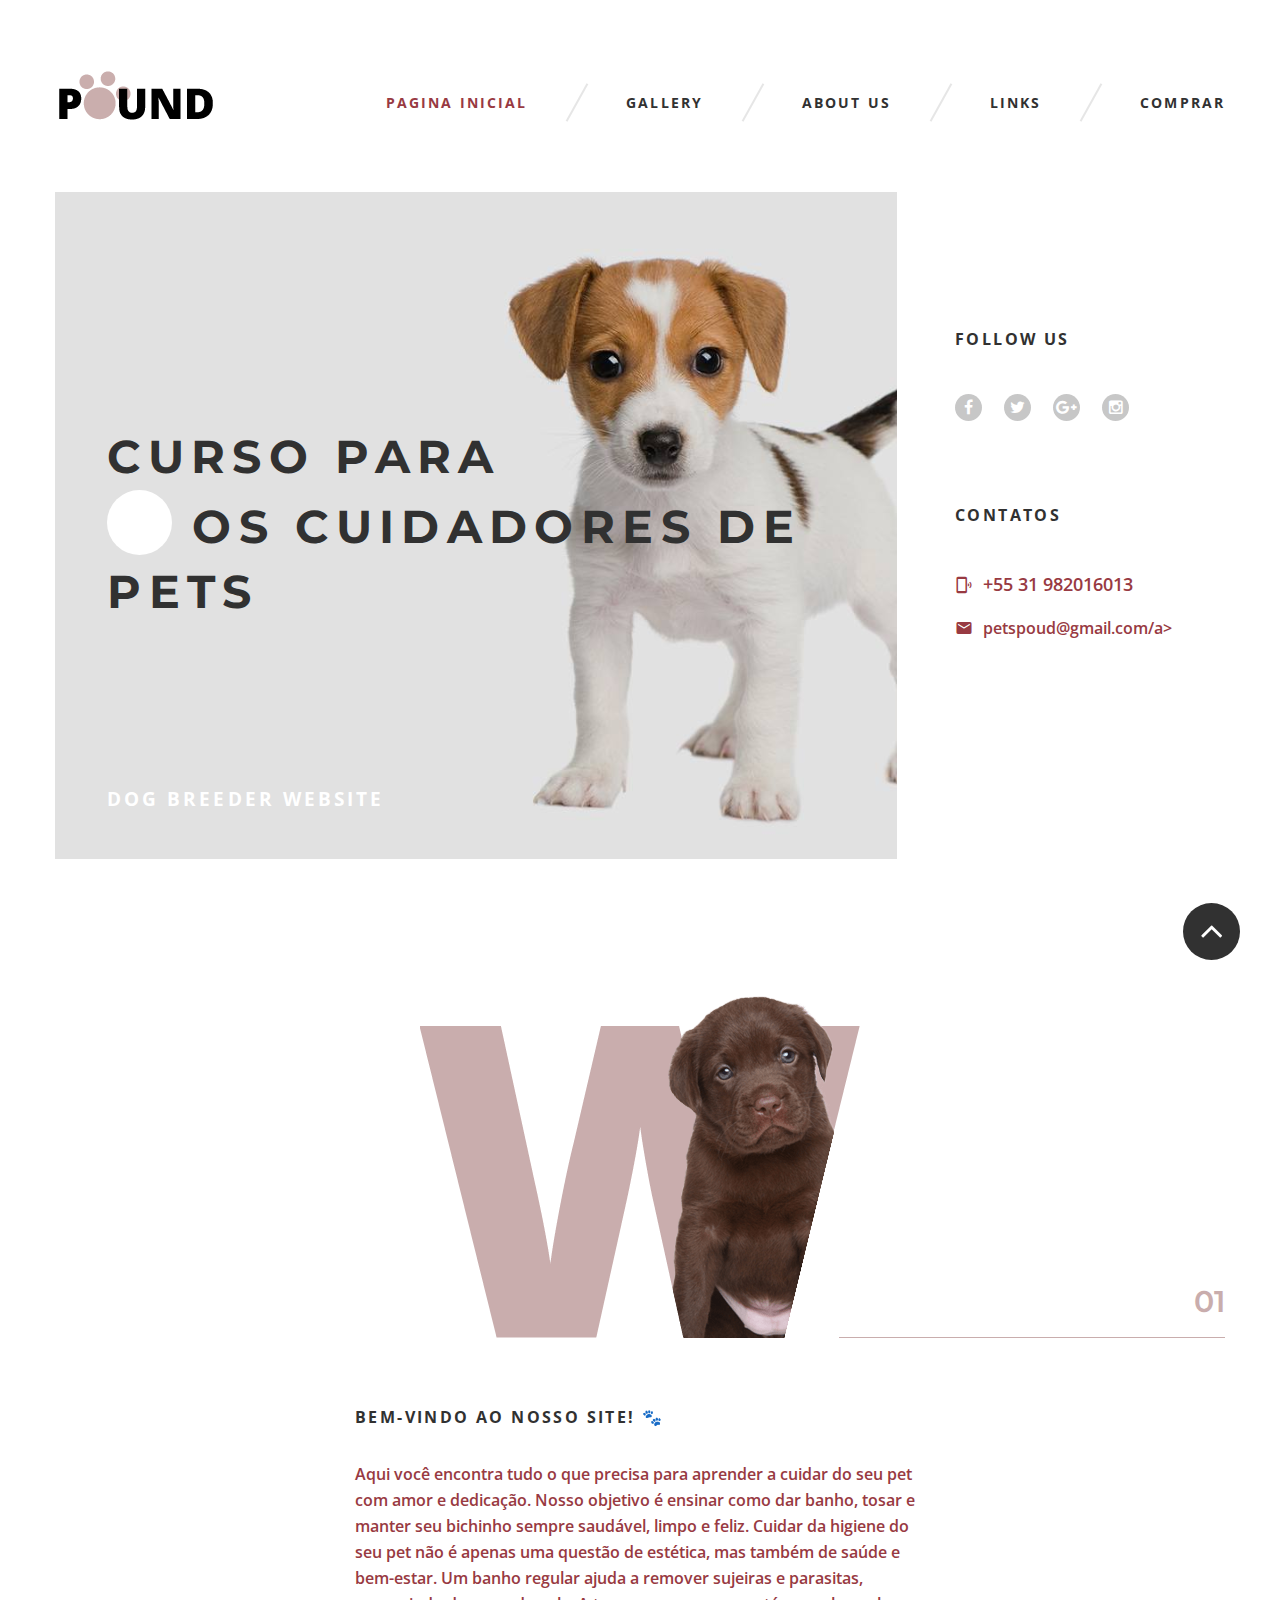
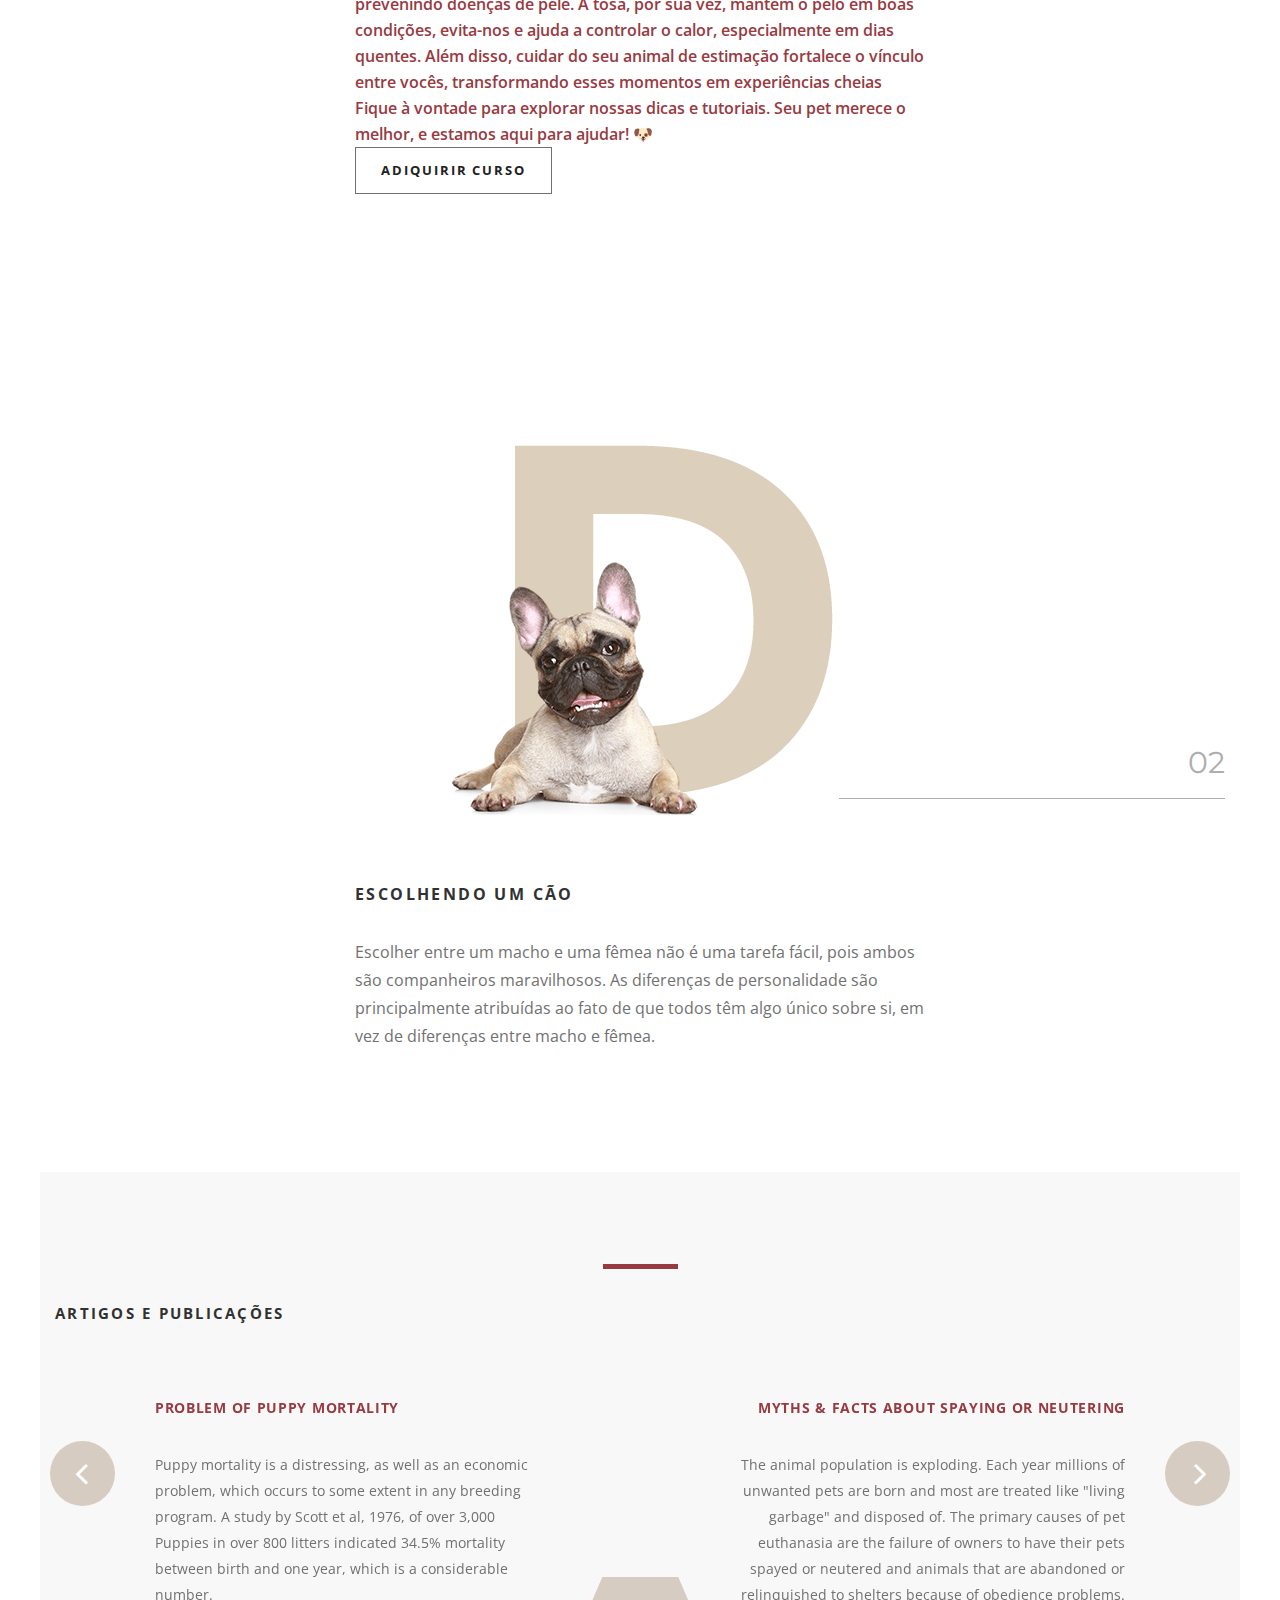
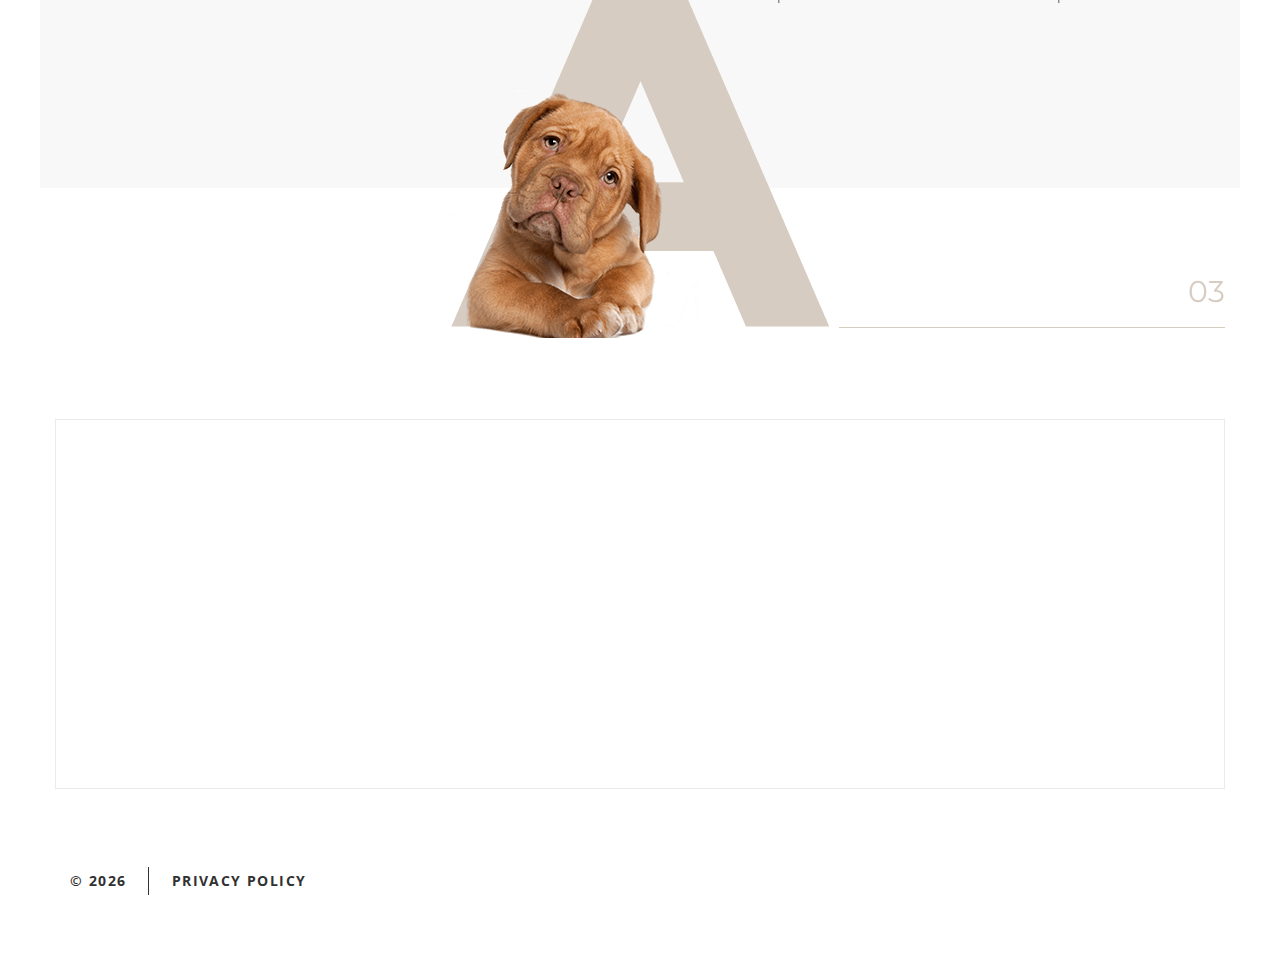
<file: site/index.html>
<!DOCTYPE html>
<html class="wide wow-animation" lang="utf-8">
  <head>
    <!-- Site Title-->
    <title>Home</title>
    <meta name="format-detection" content="telephone=no">
    <meta name="viewport" content="width=device-width, height=device-height, initial-scale=1.0, maximum-scale=1.0, user-scalable=0">
    <meta http-equiv="X-UA-Compatible" content="IE=edge">
    <meta charset="utf-8">
    <link rel="icon" href="images/favicon.ico" type="image/x-icon">
    <!-- Stylesheets-->
    <link rel="stylesheet" type="text/css" href="//fonts.googleapis.com/css?family=Montserrat:400,700%7COpen+Sans:300,300italic,400,600,700,900">
    <link rel="stylesheet" href="css/style.css">
		<!--[if lt IE 10]>
    <div style="background: #212121; padding: 10px 0; box-shadow: 3px 3px 5px 0 rgba(0,0,0,.3); clear: both; text-align:center; position: relative; z-index:1;"><a href="http://windows.microsoft.com/en-US/internet-explorer/"><img src="images/ie8-panel/warning_bar_0000_us.jpg" border="0" height="42" width="820" alt="You are using an outdated browser. For a faster, safer browsing experience, upgrade for free today."></a></div>
    <script src="js/html5shiv.min.js"></script>
		<![endif]-->
  </head>
  <body>
    <!-- Preloader-->
    <div class="preloader loaded">
      <div class="preloader-body">
        <div class="cssload-container">
          <div class="cssload-speeding-wheel"></div>
        </div>
        <p>Loading...</p>
      </div>
    </div>
    <!-- Page-->
    <div class="page text-center">
      <!-- Page Header-->
      <header class="page-head">
        <!-- RD Navbar-->
        <div class="rd-navbar-wrap">
          <nav class="rd-navbar" data-layout="rd-navbar-fixed" data-sm-layout="rd-navbar-fixed" data-sm-device-layout="rd-navbar-fixed" data-md-device-layout="rd-navbar-fixed" data-md-layout="rd-navbar-fullwidth" data-lg-layout="rd-navbar-static" data-lg-device-layout="rd-navbar-static" data-sm-stick-up-offset="50px" data-lg-stick-up-offset="90px">
            <div class="rd-navbar-inner">
              <!-- RD Navbar Panel-->
              <div class="rd-navbar-panel">
                <!-- RD Navbar Toggle-->
                <button class="rd-navbar-toggle" data-rd-navbar-toggle=".rd-navbar-nav-wrap"><span></span></button>
                <!-- RD Navbar Brand-->
                <div class="rd-navbar-brand"><a class="brand-name" href="index.html"><img src="images/logo.png" width="162" height="61" alt=""></a></div>
              </div>
              <div class="rd-navbar-nav-wrap">
                <!-- RD Navbar Nav-->
                <ul class="rd-navbar-nav">
                  <li class="active"><a href="./">PAGINA INICIAL </a></li>
                  <li><a href="gallery.html">Gallery</a></li>
                  <li><a href="about.html">About us</a>
                    <!-- RD Navbar Dropdown-->
                    <ul class="rd-navbar-dropdown">
                      <li><a href="#">history</a></li>
                      <li><a href="#">offers</a></li>
                      <li><a href="#">news</a>
                        <ul class="rd-navbar-dropdown">
                          <li><a href="#">fresh</a></li>
                          <li><a href="#">archive</a></li>
                          <li><a href="404.html">404</a></li>
                        </ul>
                      </li>
                    </ul>
                  </li>
                  <li><a href="links.html">Links</a></li>
                  <li><a href="compra.html">Comprar</a></li>
                </ul>
              </div>
            </div>
          </nav>
        </div>
      </header>
      <!-- Page Content-->
      <main class="page-content">
        <section>
          <div class="shell shell-wide">
            <div class="range text-sm-left">
              <div class="cell-xl-10 cell-md-9">
                <div class="jumbotron" style="background: url('images/index-01.jpg') center; background-size: cover;">
                  <h1>CURSO PARA <span class="text-white">  </span><span class="reveal-xs-block"> <span class="icon icon-lg icon-circle"><span></span></span><span class="text-middle">OS CUIDADORES DE PETS</span><span class="text-middle text-white"> </span></span></h1><a class="link link-white" href="#">dog breeder website</a>
                </div>
              </div>
              <div class="cell-md-3 cell-xl-2 cell-xs-middle offset-top-40 offset-md-top-0">
                <div class="range">
                  <div class="cell-md-12 cell-sm-4">
                    <div class="inset-xl-left-40">
                      <h4>follow us</h4>
                      <ul class="list-inline offset-top-20 offset-md-top-40">
                        <li><a class="icon icon-gray icon-circle icon-xs fa-facebook" href="#"></a></li>
                        <li><a class="icon icon-gray icon-circle icon-xs fa-twitter" href="#"></a></li>
                        <li><a class="icon icon-gray icon-circle icon-xs fa-google-plus" href="#"></a></li>
                        <li><a class="icon icon-gray icon-circle icon-xs fa-instagram" href="#"></a></li>
                      </ul>
                    </div>
                  </div>
                  <div class="cell-md-12 cell-sm-4 offset-top-40 offset-sm-top-0 offset-md-top-80">
                    <div class="inset-xl-left-40">
                      <h4>contatos</h4>
                      <div class="offset-top-20 offset-md-top-40"><span class="text-middle icon icon-xs text-primary inset-right-10 material-icons-phonelink_ring"></span><a class="extra-big" href="tel:#">+55 31 982016013</a></div>
                      <div class="offset-top-10"><span class="text-middle icon icon-xs text-primary inset-right-10 material-icons-email"></span><a class="big" href="mailto:#">petspoud@gmail.com/a></div>
                    </div>
                  </div>
                  <div class="cell-md-12 cell-sm-4 offset-top-40 offset-sm-top-0 offset-md-top-80">
                    <div class="inset-xl-left-40">
                     
                          
                        </h5>
                      </div>
                    </div>
                  </div>
                </div>
              </div>
            </div>
          </div>
        </section>
        <hr class="veil-md offset-top-40">
        <section class="section-80 section-md-122 section-title section-title-left" data-title="welcome">
          <div class="shell shell-wide">
            <div class="page-counter"><img class="img-responsive center-block" src="images/index-02.png" width="441" height="557" alt=""></div>
            <div class="range range-xs-center offset-top-0 offset-md-top-65">
              <div class="cell-md-8 cell-lg-6">
                <h4> Bem-vindo ao nosso site! 🐾 </h4>
                <p>
                 

                  Aqui você encontra tudo o que precisa para aprender a cuidar do seu pet com amor e dedicação. Nosso objetivo é ensinar como dar banho, tosar e manter seu bichinho sempre saudável, limpo e feliz.
                  
                  Cuidar da higiene do seu pet não é apenas uma questão de estética, mas também de saúde e bem-estar. Um banho regular ajuda a remover sujeiras e parasitas, prevenindo doenças de pele. A tosa, por sua vez, mantém o pelo em boas condições, evita-nos e ajuda a controlar o calor, especialmente em dias quentes.
                  
                  Além disso, cuidar do seu animal de estimação fortalece o vínculo entre vocês, transformando esses momentos em experiências cheias
                  
                  Fique à vontade para explorar nossas dicas e tutoriais. Seu pet merece o melhor, e estamos aqui para ajudar! 🐶
                </p><a class="btn btn-default" href="compra.html">ADIQUIRIR CURSO</a>
              </div>
            </div>
          </div>
        </section>
        <section>
         
        </section>
        <hr class="veil-md offset-top-40">
        <section class="section-80 section-md-122 section-title section-title-right" data-title="dogs for sale">
          <div class="shell shell-wide">
            <div class="page-counter page-counter-bottom page-counter-gray"><img class="img-responsive center-block" src="images/index-04.png" width="441" height="377" alt=""></div>
            <div class="range range-xs-center offset-top-0 offset-md-top-65">
              <div class="cell-md-8 cell-lg-6">
                <h4>ESCOLHENDO UM CÃO</h4>
                <p>
                  Escolher entre um macho e uma fêmea não é uma tarefa fácil, pois ambos são companheiros maravilhosos. As diferenças de personalidade são principalmente atribuídas ao fato de que todos têm algo único sobre si, em vez de diferenças entre macho e fêmea.
                </p>
              </div>
            </div>
           
        </section>
        <section class="section-bottom-80 section-lg-bottom-231">
          <div class="shell shell-wide section-92 section-lg-bottom-148 bg-mocos">
            <hr class="divider">
            <h5>artigos e publicações</h5>
            <div class="range range-xs-center offset-top-40 offset-lg-top-54 owl-wrapper">
              <div class="cell-sm-11 cell-md-10">
                <!-- Owl Carousel-->
                <div class="owl-custom-controls-nav">
                  <div class="owl-prev"></div>
                  <div class="owl-next"></div>
                </div>
                <div class="owl-custom-nav owl-dots-modile owl-carousel" data-dots="true" data-items="1" data-mouse-drag="false">
                  <div class="item">
                    <div class="range range-xs-justify">
                      <div class="cell-xl-4 cell-lg-5 text-lg-left">
                        <h6><a class="text-dark" href="#">Problem of Puppy mortality</a></h6>
                        <p class="small">
                          Puppy mortality is a distressing, as well as an
                          economic problem, which occurs to some extent in any breeding program. A study by Scott et al, 1976, of over 3,000 Puppies in over 800 litters indicated 34.5% mortality between birth and one year, which is a considerable number.
                          
                        </p>
                      </div>
                      <div class="offset-top-40 offset-lg-top-0 cell-xl-4 cell-lg-5 text-lg-right">
                        <h6><a class="text-dark" href="#">MYTHS & FACTS ABOUT SPAYING OR NEUTERING</a></h6>
                        <p class="small">The animal population is exploding. Each year millions of unwanted pets are born and most are treated like "living garbage" and disposed of. The primary causes of pet euthanasia are the failure of owners to have their pets spayed or neutered and animals that are abandoned or relinquished to shelters because of obedience problems.</p>
                      </div>
                    </div>
                  </div>
                  <div class="item">
                    <div class="range range-xs-justify">
                      <div class="cell-xl-4 cell-lg-5 text-lg-left">
                        <h6><a class="text-dark" href="#">FACTS ABOUT DECLAWING</a></h6>
                        <p class="small">
                          Unlike most mammals who walk on the soles of the
                          paws or feet, Dogs are digitigrades, which means they walk on their toes. Their back, shoulder, paw and leg joints, muscles, tendons, ligaments and nerves are naturally designed to support and distribute the Dog's weight across its toes as it walks, runs and climbs.
                          
                        </p>
                      </div>
                      <div class="offset-top-40 offset-lg-top-0 cell-xl-4 cell-lg-5 text-lg-right">
                        <h6><a class="text-dark" href="#">COMmon Health Concerns in an Overweight Dog</a></h6>
                        <p class="small">
                          Concerned about how round your Dog has become, or even notice your Dog losing weight too quickly? It's easy for people to realize they've gained too much when their pants get a little snug. When it comes to a feline friend, however, its up to you to watch
                           for warning signs that she's a little too fluffy.
                          
                        </p>
                      </div>
                    </div>
                  </div>
                </div>
              </div>
            </div>
            <div class="relative">
              <div class="page-counter page-counter-bottom-2 veil reveal-lg-block page-counter-sisal"><img class="img-responsive center-block" src="images/index-08.png" width="378" height="361" alt=""></div>
            </div>
          </div>
        </section>
        <section> 
          <div class="shell shell-wide">
            <!-- RD Google Map-->
            <div class="rd-google-map rd-google-map__model" data-zoom="12" data-x="-73.9874068" data-y="40.643180" data-styles="[{&quot;featureType&quot;:&quot;administrative.locality&quot;,&quot;elementType&quot;:&quot;all&quot;,&quot;stylers&quot;:[{&quot;hue&quot;:&quot;#2c2e33&quot;},{&quot;saturation&quot;:7},{&quot;lightness&quot;:19},{&quot;visibility&quot;:&quot;on&quot;}]},{&quot;featureType&quot;:&quot;landscape&quot;,&quot;elementType&quot;:&quot;all&quot;,&quot;stylers&quot;:[{&quot;hue&quot;:&quot;#ffffff&quot;},{&quot;saturation&quot;:-100},{&quot;lightness&quot;:100},{&quot;visibility&quot;:&quot;simplified&quot;}]},{&quot;featureType&quot;:&quot;poi&quot;,&quot;elementType&quot;:&quot;all&quot;,&quot;stylers&quot;:[{&quot;hue&quot;:&quot;#ffffff&quot;},{&quot;saturation&quot;:-100},{&quot;lightness&quot;:100},{&quot;visibility&quot;:&quot;off&quot;}]},{&quot;featureType&quot;:&quot;road&quot;,&quot;elementType&quot;:&quot;geometry&quot;,&quot;stylers&quot;:[{&quot;hue&quot;:&quot;#bbc0c4&quot;},{&quot;saturation&quot;:-93},{&quot;lightness&quot;:31},{&quot;visibility&quot;:&quot;simplified&quot;}]},{&quot;featureType&quot;:&quot;road&quot;,&quot;elementType&quot;:&quot;labels&quot;,&quot;stylers&quot;:[{&quot;hue&quot;:&quot;#bbc0c4&quot;},{&quot;saturation&quot;:-93},{&quot;lightness&quot;:31},{&quot;visibility&quot;:&quot;on&quot;}]},{&quot;featureType&quot;:&quot;road.arterial&quot;,&quot;elementType&quot;:&quot;labels&quot;,&quot;stylers&quot;:[{&quot;hue&quot;:&quot;#bbc0c4&quot;},{&quot;saturation&quot;:-93},{&quot;lightness&quot;:-2},{&quot;visibility&quot;:&quot;simplified&quot;}]},{&quot;featureType&quot;:&quot;road.local&quot;,&quot;elementType&quot;:&quot;geometry&quot;,&quot;stylers&quot;:[{&quot;hue&quot;:&quot;#e9ebed&quot;},{&quot;saturation&quot;:-90},{&quot;lightness&quot;:-8},{&quot;visibility&quot;:&quot;simplified&quot;}]},{&quot;featureType&quot;:&quot;transit&quot;,&quot;elementType&quot;:&quot;all&quot;,&quot;stylers&quot;:[{&quot;hue&quot;:&quot;#e9ebed&quot;},{&quot;saturation&quot;:10},{&quot;lightness&quot;:69},{&quot;visibility&quot;:&quot;on&quot;}]},{&quot;featureType&quot;:&quot;water&quot;,&quot;elementType&quot;:&quot;all&quot;,&quot;stylers&quot;:[{&quot;hue&quot;:&quot;#e9ebed&quot;},{&quot;saturation&quot;:-78},{&quot;lightness&quot;:67},{&quot;visibility&quot;:&quot;simplified&quot;}]}]">
              <ul class="map_locations">
                <li data-y="40.643180" data-x="-73.9874068">
                  <p>9870 St Vincent Place, Glasgow, DC 45 Fr 45.</p>
                </li>
              </ul>
            </div>
          </div>
        </section>
      </main>
      <!-- Page Footer-->
      <footer class="page-footer">
        <div class="container"><span>&#169;</span> <span id="copyright-year"></span>
          <hr class="divider divider-default divider-vertical"><a href="privacy.html">Privacy policy</a>
        </div>
      </footer>
    </div>
    <!-- Global Mailform Output-->
    <div class="snackbars" id="form-output-global"></div>
    <!-- PhotoSwipe Gallery-->
    <div class="pswp" tabindex="-1" role="dialog" aria-hidden="true">
      <div class="pswp__bg"></div>
      <div class="pswp__scroll-wrap">
        <div class="pswp__container">
          <div class="pswp__item"></div>
          <div class="pswp__item"></div>
          <div class="pswp__item"></div>
        </div>
        <div class="pswp__ui pswp__ui--hidden">
          <div class="pswp__top-bar">
            <div class="pswp__counter"></div>
            <button class="pswp__button pswp__button--close" title="Close (Esc)"></button>
            <button class="pswp__button pswp__button--share" title="Share"></button>
            <button class="pswp__button pswp__button--fs" title="Toggle fullscreen"></button>
            <button class="pswp__button pswp__button--zoom" title="Zoom in/out"></button>
            <div class="pswp__preloader">
              <div class="pswp__preloader__icn">
                <div class="pswp__preloader__cut">
                  <div class="pswp__preloader__donut"></div>
                </div>
              </div>
            </div>
          </div>
          <div class="pswp__share-modal pswp__share-modal--hidden pswp__single-tap">
            <div class="pswp__share-tooltip"></div>
          </div>
          <button class="pswp__button pswp__button--arrow--left" title="Previous (arrow left)"></button>
          <button class="pswp__button pswp__button--arrow--right" title="Next (arrow right)"></button>
          <div class="pswp__caption">
            <div class="pswp__caption__cent"></div>
          </div>
        </div>
      </div>
    </div>
    <!-- Java script-->
    <script src="js/core.min.js"></script>
    <script src="js/script.js"></script>
  </body>
</html>
</file>
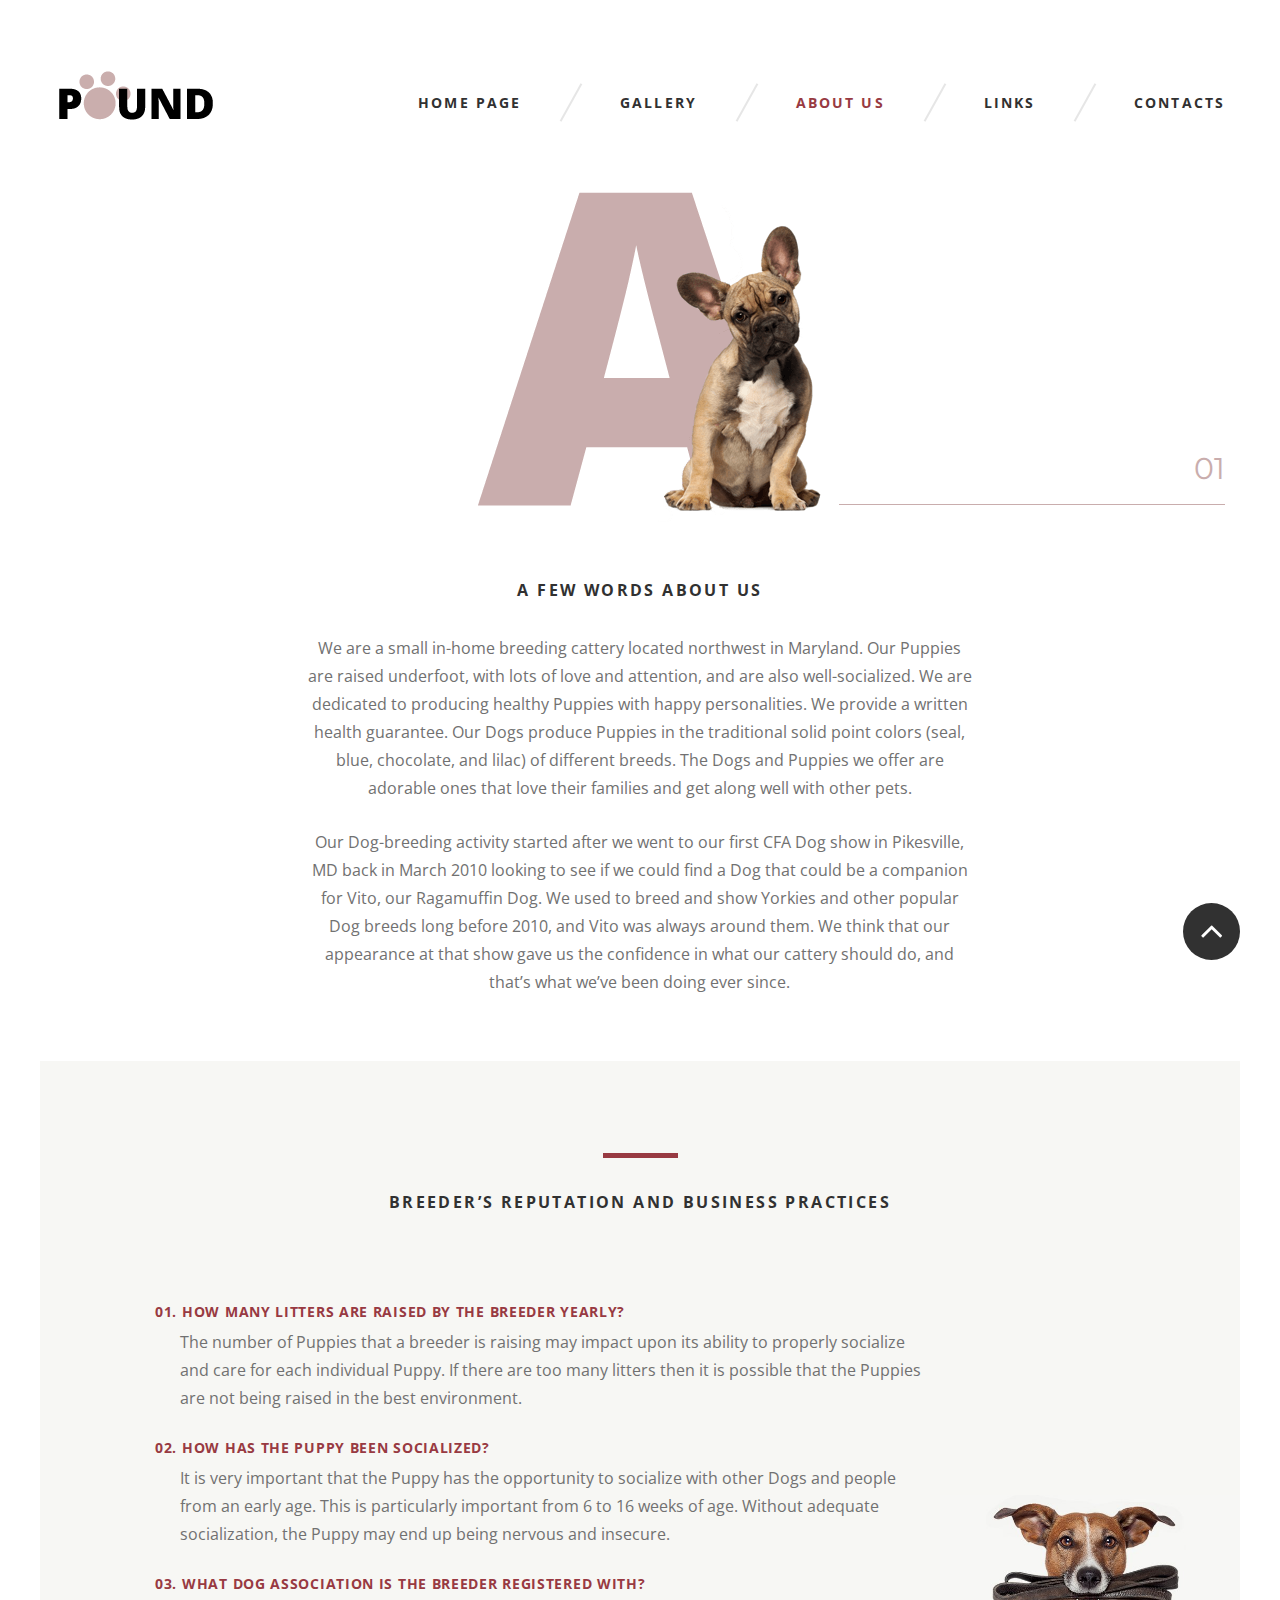
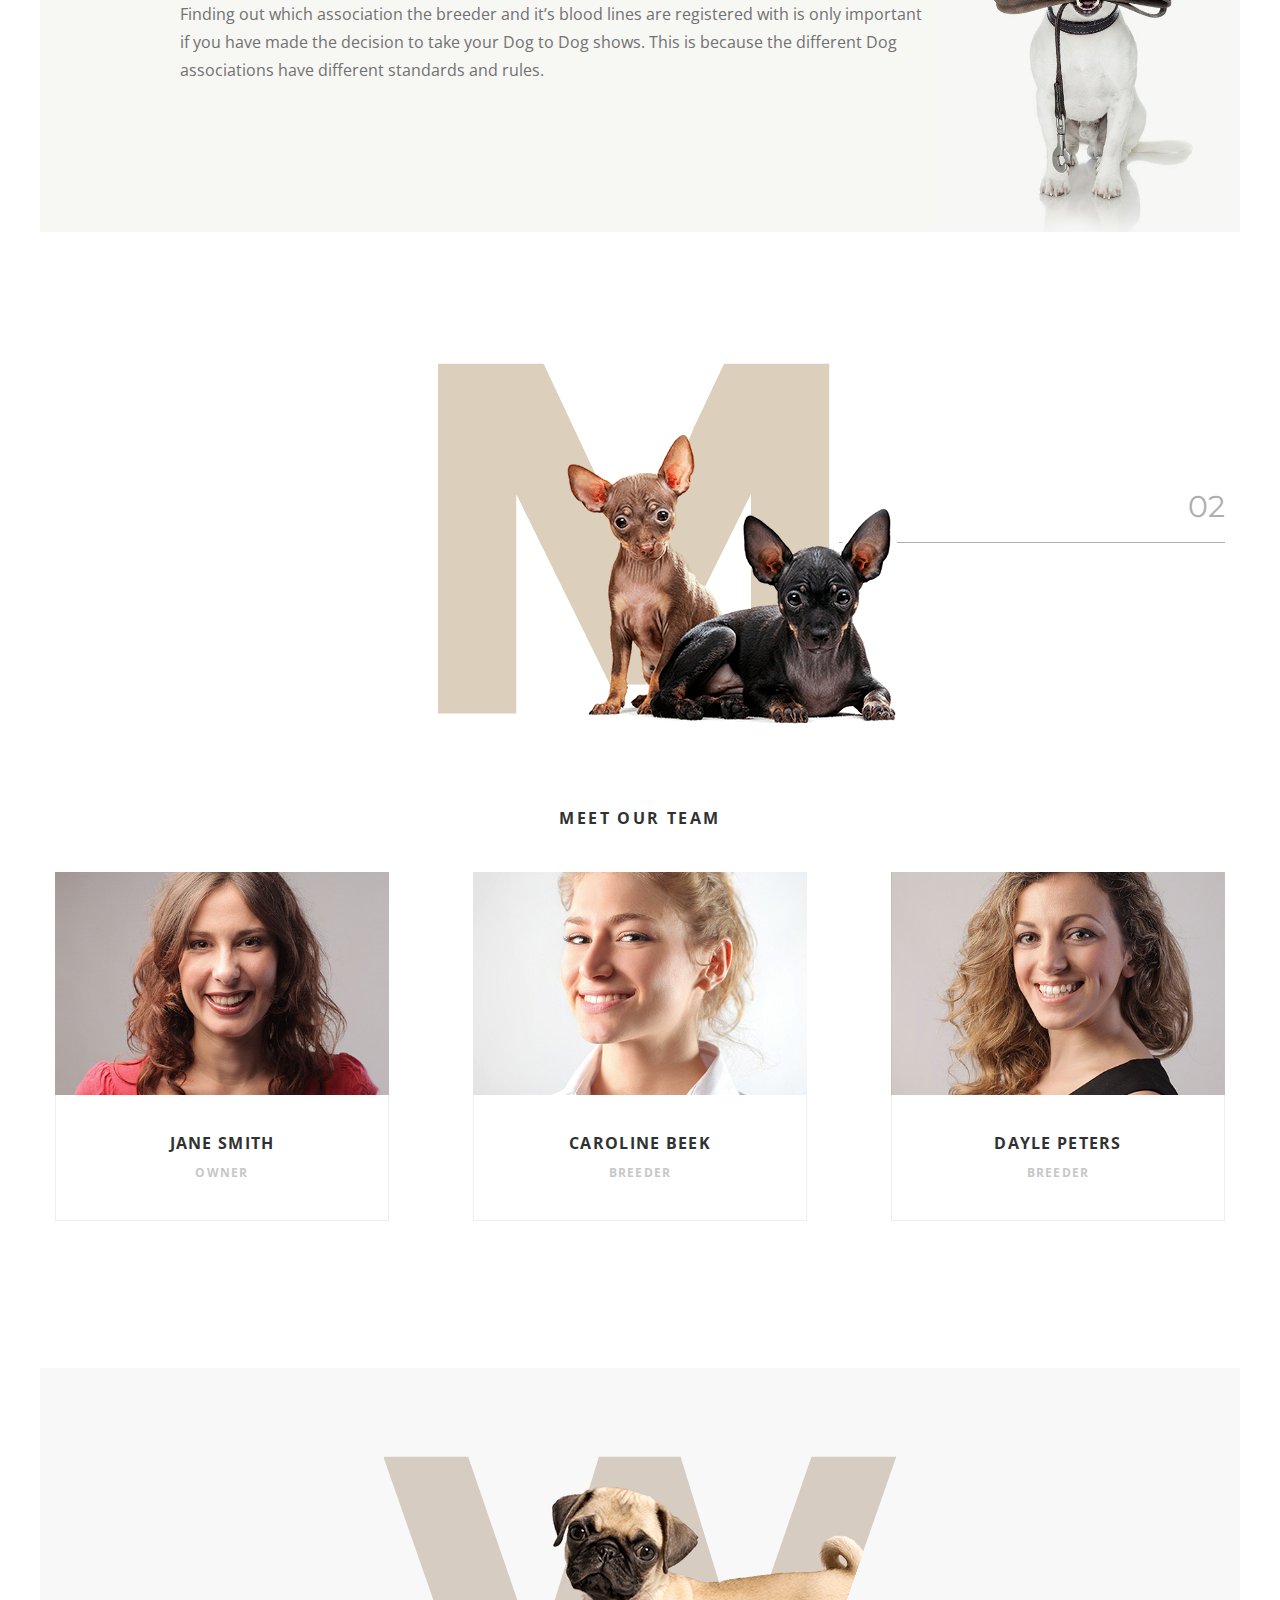
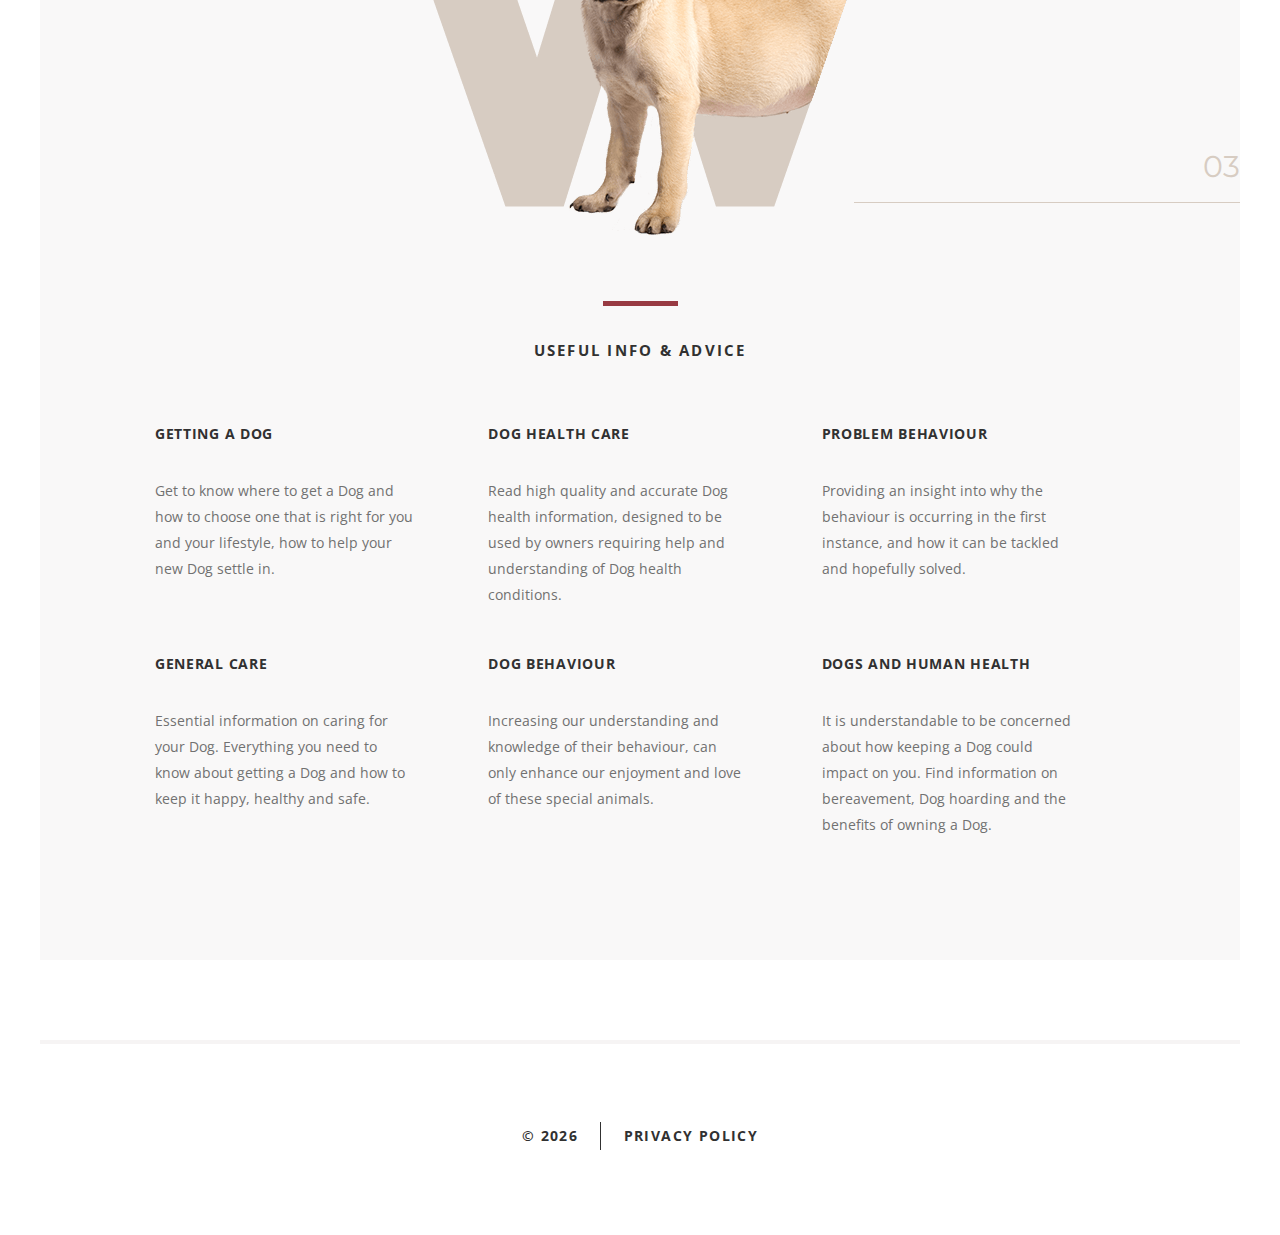
<file: site/about.html>
<!DOCTYPE html>
<html class="wide wow-animation" lang="en">
  <head>
    <!-- Site Title-->
    <title>About us</title>
    <meta name="format-detection" content="telephone=no">
    <meta name="viewport" content="width=device-width, height=device-height, initial-scale=1.0, maximum-scale=1.0, user-scalable=0">
    <meta http-equiv="X-UA-Compatible" content="IE=edge">
    <meta charset="utf-8">
    <link rel="icon" href="images/favicon.ico" type="image/x-icon">
    <!-- Stylesheets-->
    <link rel="stylesheet" type="text/css" href="//fonts.googleapis.com/css?family=Montserrat:400,700%7COpen+Sans:300,300italic,400,600,700,900">
    <link rel="stylesheet" href="css/style.css">
		<!--[if lt IE 10]>
    <div style="background: #212121; padding: 10px 0; box-shadow: 3px 3px 5px 0 rgba(0,0,0,.3); clear: both; text-align:center; position: relative; z-index:1;"><a href="http://windows.microsoft.com/en-US/internet-explorer/"><img src="images/ie8-panel/warning_bar_0000_us.jpg" border="0" height="42" width="820" alt="You are using an outdated browser. For a faster, safer browsing experience, upgrade for free today."></a></div>
    <script src="js/html5shiv.min.js"></script>
		<![endif]-->
  </head>
  <body>
    <!-- Preloader-->
    <div class="preloader loaded">
      <div class="preloader-body">
        <div class="cssload-container">
          <div class="cssload-speeding-wheel"></div>
        </div>
        <p>Loading...</p>
      </div>
    </div>
    <!-- Page-->
    <div class="page text-center">
      <!-- Page Header-->
      <header class="page-head">
        <!-- RD Navbar-->
        <div class="rd-navbar-wrap">
          <nav class="rd-navbar" data-layout="rd-navbar-fixed" data-sm-layout="rd-navbar-fixed" data-sm-device-layout="rd-navbar-fixed" data-md-device-layout="rd-navbar-fixed" data-md-layout="rd-navbar-fullwidth" data-lg-layout="rd-navbar-static" data-lg-device-layout="rd-navbar-static" data-sm-stick-up-offset="50px" data-lg-stick-up-offset="90px">
            <div class="rd-navbar-inner">
              <!-- RD Navbar Panel-->
              <div class="rd-navbar-panel">
                <!-- RD Navbar Toggle-->
                <button class="rd-navbar-toggle" data-rd-navbar-toggle=".rd-navbar-nav-wrap"><span></span></button>
                <!-- RD Navbar Brand-->
                <div class="rd-navbar-brand"><a class="brand-name" href="index.html"><img src="images/logo.png" width="162" height="61" alt=""></a></div>
              </div>
              <div class="rd-navbar-nav-wrap">
                <!-- RD Navbar Nav-->
                <ul class="rd-navbar-nav">
                  <li><a href="./">Home page</a></li>
                  <li><a href="gallery.html">Gallery</a></li>
                  <li class="active"><a href="about.html">About us</a>
                    <!-- RD Navbar Dropdown-->
                    <ul class="rd-navbar-dropdown">
                      <li><a href="#">history</a></li>
                      <li><a href="#">offers</a></li>
                      <li><a href="#">news</a>
                        <ul class="rd-navbar-dropdown">
                          <li><a href="#">fresh</a></li>
                          <li><a href="#">archive</a></li>
                          <li><a href="404.html">404</a></li>
                        </ul>
                      </li>
                    </ul>
                  </li>
                  <li><a href="links.html">Links</a></li>
                  <li><a href="contacts.html">Contacts</a></li>
                </ul>
              </div>
            </div>
          </nav>
        </div>
      </header>
      <!-- Page Content-->
      <main class="page-content">
        <section class="section-bottom-65 section-top-34 section-md-top-0">
          <div class="shell shell-wide">
            <div class="page-counter page-counter-bottom-5"><img class="img-responsive center-block" src="images/about-01.png" alt=""></div>
            <div class="range range-xs-center offset-top-0 offset-md-top-40">
              <div class="cell-md-7">
                <h4>A few words about us</h4>
                <p>We are a small in-home breeding cattery located northwest in Maryland. Our Puppies are raised underfoot, with lots of love and attention, and are also well-socialized. We are dedicated to producing healthy Puppies with happy personalities. We provide a written health guarantee. Our Dogs produce Puppies in the traditional solid point colors (seal, blue, chocolate, and lilac) of different breeds. The Dogs and Puppies we offer are adorable ones that love their families and get along well with other pets.</p>
                <p class="offset-top-26">Our Dog-breeding activity started after we went to our first CFA Dog show in Pikesville, MD back in March 2010 looking to see if we could find a Dog that could be a companion for Vito, our Ragamuffin Dog. We used to breed and show Yorkies and other popular Dog breeds long before 2010, and Vito was always around them. We think that our appearance at that show gave us the confidence in what our cattery should do, and that’s what we’ve been doing ever since.</p>
              </div>
            </div>
          </div>
        </section>
        <section class="section-title section-title-left" data-title="welcome">
          <div class="shell shell-wide section-92 section-lg-bottom-148 bg-img-02">
            <hr class="divider">
            <h4>Breeder’s Reputation and Business Practices</h4>
            <div class="range-xs-center range-lg-left range text-left offset-top-40 offset-lg-top-80">
              <div class="cell-sm-preffix-1 cell-xs-11 cell-md-8 cell-xl-6">
                <ul class="list-index list-index-variant-1">
                  <li>
                    <h6 class="text-primary"><span class="list-index-counter"></span>How many litters are raised by the breeder yearly?</h6>
                    <div class="list-index-inset">
                      <p class="offset-top-0">The number of Puppies that a breeder is raising may impact upon its ability to properly socialize and care for each individual Puppy. If there are too many litters then it is possible that the Puppies are not being raised in the best environment.</p>
                    </div>
                  </li>
                  <li>
                    <h6 class="text-primary"><span class="list-index-counter"></span>How has the Puppy been socialized?</h6>
                    <div class="list-index-inset">
                      <p class="offset-top-0">It is very important that the Puppy has the opportunity to socialize with other Dogs and people from an early age. This is particularly important from 6 to 16 weeks of age. Without adequate socialization, the Puppy may end up being nervous and insecure.</p>
                    </div>
                  </li>
                  <li>
                    <h6 class="text-primary"><span class="list-index-counter"></span>What Dog association is the breeder registered with?</h6>
                    <div class="list-index-inset">
                      <p class="offset-top-0">Finding out which association the breeder and it’s blood lines are registered with is only important if you have made the decision to take your Dog to Dog shows. This is because the different Dog associations have different standards and rules.</p>
                    </div>
                  </li>
                </ul>
              </div>
            </div>
          </div>
        </section>
        <section>
          <div class="shell shell-wide section-92 section-lg-122">
            <div class="page-counter page-counter-middle page-counter-gray"><img class="img-responsive center-block" src="images/about-03.png" alt=""></div>
            <h4 class="offset-md-top-80">meet our team</h4>
            <!-- Owl Carousel-->
            <div class="owl-carousel offset-top-40 owl-dots-modile" data-dots="true" data-items="1" data-sm-items="2" data-md-items="3" data-margin="30" data-lg-margin="84" data-mouse-drag="false">
              <div class="thumbnail"><img class="img-responsive" src="images/about-04.jpg" alt="">
                <div class="caption caption-static">
                  <h4>Jane Smith</h4>
                  <p class="text-graylight small text-bold text-uppercase">owner</p>
                </div>
              </div>
              <div class="thumbnail"><img class="img-responsive" src="images/about-05.jpg" alt="">
                <div class="caption caption-static">
                  <h4>Caroline Beek</h4>
                  <p class="text-graylight small text-bold text-uppercase">breeder</p>
                </div>
              </div>
              <div class="thumbnail"><img class="img-responsive" src="images/about-06.jpg" alt="">
                <div class="caption caption-static">
                  <h4>Dayle Peters</h4>
                  <p class="text-graylight small text-bold text-uppercase">breeder</p>
                </div>
              </div>
            </div>
          </div>
        </section>
        <section class="section-bottom-80 section-title section-title-right" data-title="dogs for sale">
          <div class="shell shell-wide section-65 section-lg-bottom-122 bg-mocos">
            <div class="page-counter page-counter-bottom-6 page-counter-sisal"><img class="img-responsive center-block" src="images/about-07.png" alt=""></div>
            <hr class="divider offset-lg-top-54">
            <h5>Useful info & advice</h5>
            <div class="range text-md-left offset-top-54">
              <div class="cell-md-preffix-1 cell-xl-9 cell-md-10">
                <div class="range">
                  <div class="cell-md-4 cell-sm-6">
                    <div class="inset-lg-right-14p">
                      <h6>Getting a Dog</h6>
                      <p class="small">Get to know where to get a Dog and how to choose one that is right for you and your lifestyle, how to help your new Dog settle in.</p>
                    </div>
                  </div>
                  <div class="cell-md-4 cell-sm-6 offset-top-40 offset-sm-top-0">
                    <div class="inset-lg-right-14p">
                      <h6>Dog health care</h6>
                      <p class="small">Read high quality and accurate Dog health information, designed to be used by owners requiring help and understanding of Dog health conditions.</p>
                    </div>
                  </div>
                  <div class="cell-md-4 cell-sm-6 offset-top-40 offset-md-top-0">
                    <div class="inset-lg-right-14p">
                      <h6>Problem behaviour</h6>
                      <p class="small">Providing an insight into why the behaviour is occurring in the first instance, and how it can be tackled and hopefully solved.</p>
                    </div>
                  </div>
                  <div class="cell-md-4 cell-sm-6 offset-top-40">
                    <div class="inset-lg-right-14p">
                      <h6>General care</h6>
                      <p class="small">Essential information on caring for your Dog. Everything you need to know about getting a Dog and how to keep it happy, healthy and safe.</p>
                    </div>
                  </div>
                  <div class="cell-md-4 cell-sm-6 offset-top-40">
                    <div class="inset-lg-right-14p">
                      <h6>Dog behaviour</h6>
                      <p class="small">Increasing our understanding and knowledge of their behaviour, can only enhance our enjoyment and love of these special animals.</p>
                    </div>
                  </div>
                  <div class="cell-md-4 cell-sm-6 offset-top-40">
                    <div class="inset-lg-right-14p">
                      <h6>Dogs and human health</h6>
                      <p class="small">It is understandable to be concerned about how keeping a Dog could impact on you. Find information on bereavement, Dog hoarding and the benefits of owning a Dog.</p>
                    </div>
                  </div>
                </div>
              </div>
            </div>
          </div>
        </section>
        <div class="shell shell-wide inset-left-0 inset-right-0">
          <hr class="divider-full">
        </div>
      </main>
      <!-- Page Footer-->
      <footer class="page-footer">
        <div class="container"><span>&#169;</span> <span id="copyright-year"></span>
          <hr class="divider divider-default divider-vertical"><a href="privacy.html">Privacy policy</a>
        </div>
      </footer>
    </div>
    <!-- Global Mailform Output-->
    <div class="snackbars" id="form-output-global"></div>
    <!-- PhotoSwipe Gallery-->
    <div class="pswp" tabindex="-1" role="dialog" aria-hidden="true">
      <div class="pswp__bg"></div>
      <div class="pswp__scroll-wrap">
        <div class="pswp__container">
          <div class="pswp__item"></div>
          <div class="pswp__item"></div>
          <div class="pswp__item"></div>
        </div>
        <div class="pswp__ui pswp__ui--hidden">
          <div class="pswp__top-bar">
            <div class="pswp__counter"></div>
            <button class="pswp__button pswp__button--close" title="Close (Esc)"></button>
            <button class="pswp__button pswp__button--share" title="Share"></button>
            <button class="pswp__button pswp__button--fs" title="Toggle fullscreen"></button>
            <button class="pswp__button pswp__button--zoom" title="Zoom in/out"></button>
            <div class="pswp__preloader">
              <div class="pswp__preloader__icn">
                <div class="pswp__preloader__cut">
                  <div class="pswp__preloader__donut"></div>
                </div>
              </div>
            </div>
          </div>
          <div class="pswp__share-modal pswp__share-modal--hidden pswp__single-tap">
            <div class="pswp__share-tooltip"></div>
          </div>
          <button class="pswp__button pswp__button--arrow--left" title="Previous (arrow left)"></button>
          <button class="pswp__button pswp__button--arrow--right" title="Next (arrow right)"></button>
          <div class="pswp__caption">
            <div class="pswp__caption__cent"></div>
          </div>
        </div>
      </div>
    </div>
    <!-- Java script-->
    <script src="js/core.min.js"></script>
    <script src="js/script.js"></script>
  </body>
</html>
</file>
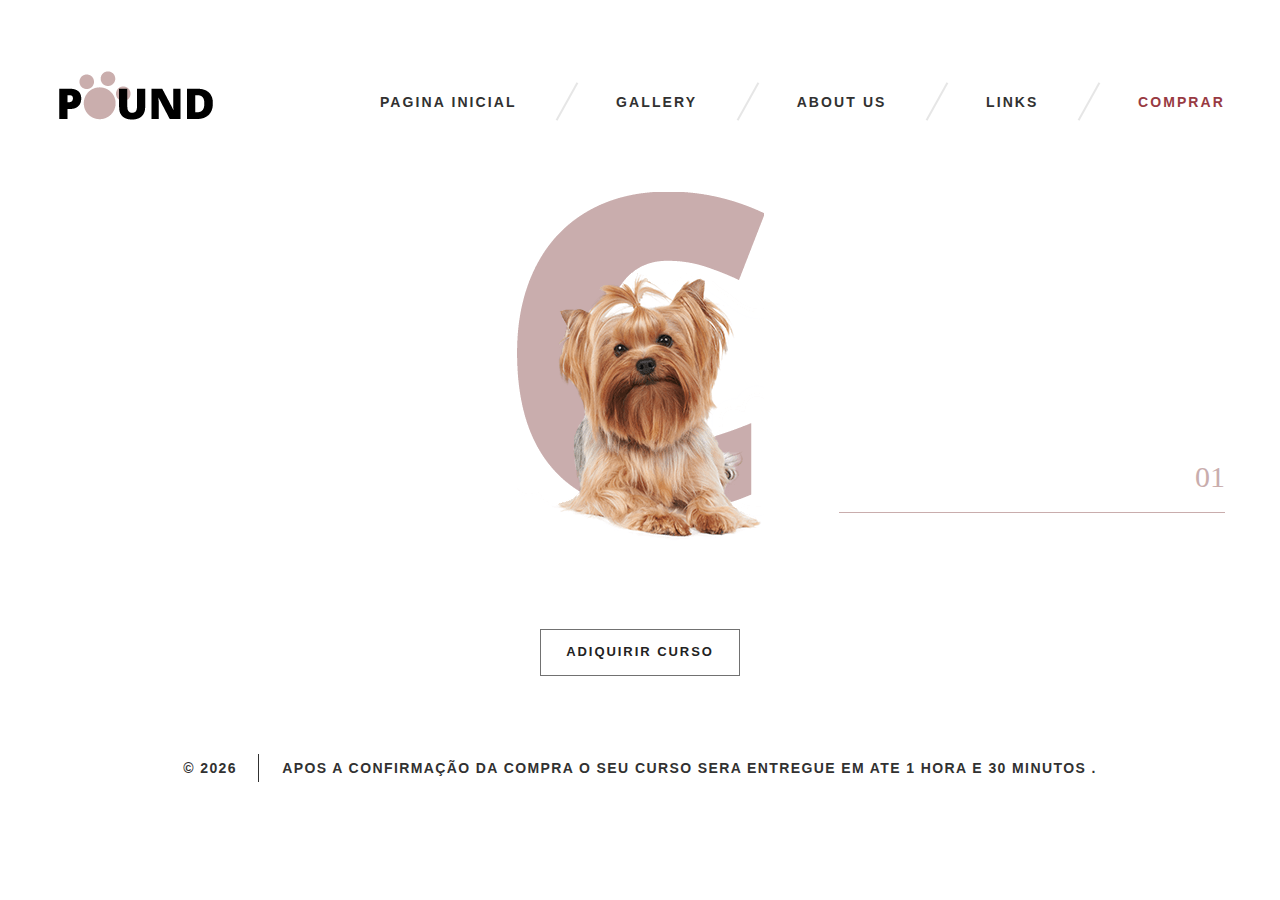
<file: site/compra.html>
<!DOCTYPE html>
<html class="wide wow-animation" lang="en">
  <head>
    <!-- Site Title-->
    <title>Comprar</title>
    <meta name="format-detection" content="telephone=no">
    <meta name="viewport" content="width=device-width, height=device-height, initial-scale=1.0, maximum-scale=1.0, user-scalable=0">
    <meta http-equiv="X-UA-Compatible" content="IE=edge">
    <meta charset="utf-8">
    <link rel="icon" href="images/favicon.ico" type="image/x-icon">
    <!-- Stylesheets-->
   
    <link rel="stylesheet" href="css/style.css">
		<!--[if lt IE 10]>
    <div style="background: #212121; padding: 10px 0; box-shadow: 3px 3px 5px 0 rgba(0,0,0,.3); clear: both; text-align:center; position: relative; z-index:1;"><a href="http://windows.microsoft.com/en-US/internet-explorer/"><img src="images/ie8-panel/warning_bar_0000_us.jpg" border="0" height="42" width="820" alt="You are using an outdated browser. For a faster, safer browsing experience, upgrade for free today."></a></div>
    <script src="js/html5shiv.min.js"></script>
		<![endif]-->
  </head>
  <body>
    <!-- Preloader-->
    <div class="preloader loaded">
      <div class="preloader-body">
        <div class="cssload-container">
          <div class="cssload-speeding-wheel"></div>
        </div>
        <p>Loading...</p>
      </div>
    </div>
    <!-- Page-->
    <div class="page text-center">
      <!-- Page Header-->
      <header class="page-head">
        <!-- RD Navbar-->
        <div class="rd-navbar-wrap">
          <nav class="rd-navbar" data-layout="rd-navbar-fixed" data-sm-layout="rd-navbar-fixed" data-sm-device-layout="rd-navbar-fixed" data-md-device-layout="rd-navbar-fixed" data-md-layout="rd-navbar-fullwidth" data-lg-layout="rd-navbar-static" data-lg-device-layout="rd-navbar-static" data-sm-stick-up-offset="50px" data-lg-stick-up-offset="90px">
            <div class="rd-navbar-inner">
              <!-- RD Navbar Panel-->
              <div class="rd-navbar-panel">
                <!-- RD Navbar Toggle-->
                <button class="rd-navbar-toggle" data-rd-navbar-toggle=".rd-navbar-nav-wrap"><span></span></button>
                <!-- RD Navbar Brand-->
                <div class="rd-navbar-brand"><a class="brand-name" href="index.html"><img src="images/logo.png" width="162" height="61" alt=""></a></div>
              </div>
              <div class="rd-navbar-nav-wrap">
                <!-- RD Navbar Nav-->
                <ul class="rd-navbar-nav">
                  <li><a href="./">PAGINA INICIAL</a></li>
                  <li><a href="gallery.html">Gallery</a></li>
                  <li><a href="about.html">About us</a>
                    <!-- RD Navbar Dropdown-->
                    <ul class="rd-navbar-dropdown">
                      <li><a href="#">history</a></li>
                      <li><a href="#">offers</a></li>
                      <li><a href="#">news</a>
                        <ul class="rd-navbar-dropdown">
                          <li><a href="#">fresh</a></li>
                          <li><a href="#">archive</a></li>
                          <li><a href="404.html">404</a></li>
                        </ul>
                      </li>
                    </ul>
                  </li>
                  <li><a href="links.html">Links</a></li>
                  <li class="active"><a href="compra.html">Comprar</a></li>
                </ul>
              </div>
            </div>
          </nav>
        </div>
      </header>
      <!-- Page Content-->
      <main class="page-content">
        <section class="section-title section-title-left section-title-left-3" data-title="contact us">
          <div class="shell shell-wide">
            <div class="page-counter page-counter-bottom-3"><img class="img-responsive center-block" src="images/contacts-01.png" alt=""></div>
            <h4 class="offset-top-20"></h4>
            <!-- RD Mailform-->
          </p><a class="btn btn-default" href="https://loja.infinitepay.io/isamspace">ADIQUIRIR CURSO</a>
      <!-- Page Footer-->
      <footer class="page-footer">
        <div class="container"><span>&#169;</span> <span id="copyright-year"></span>
          <hr class="divider divider-default divider-vertical"><a href="privacy.html">APOS A CONFIRMAÇÃO DA COMPRA O SEU CURSO SERA ENTREGUE EM ATE 1 HORA E 30 MINUTOS . </a>
        </div>
      </footer>
    </div>
    <!-- Global Mailform Output-->
    <div class="snackbars" id="form-output-global"></div>
    <!-- PhotoSwipe Gallery-->
    <div class="pswp" tabindex="-1" role="dialog" aria-hidden="true">
      <div class="pswp__bg"></div>
      <div class="pswp__scroll-wrap">
        <div class="pswp__container">
          <div class="pswp__item"></div>
          <div class="pswp__item"></div>
          <div class="pswp__item"></div>
        </div>
        <div class="pswp__ui pswp__ui--hidden">
          <div class="pswp__top-bar">
            <div class="pswp__counter"></div>
            <button class="pswp__button pswp__button--close" title="Close (Esc)"></button>
            <button class="pswp__button pswp__button--share" title="Share"></button>
            <button class="pswp__button pswp__button--fs" title="Toggle fullscreen"></button>
            <button class="pswp__button pswp__button--zoom" title="Zoom in/out"></button>
            <div class="pswp__preloader">
              <div class="pswp__preloader__icn">
                <div class="pswp__preloader__cut">
                  <div class="pswp__preloader__donut"></div>
                </div>
              </div>
            </div>
          </div>
          <div class="pswp__share-modal pswp__share-modal--hidden pswp__single-tap">
            <div class="pswp__share-tooltip"></div>
          </div>
          <button class="pswp__button pswp__button--arrow--left" title="Previous (arrow left)"></button>
          <button class="pswp__button pswp__button--arrow--right" title="Next (arrow right)"></button>
          <div class="pswp__caption">
            <div class="pswp__caption__cent"></div>
          </div>
        </div>
      </div>
    </div>

    
    <!-- Java script-->
    <script src="js/core.min.js"></script>
    <script src="js/script.js"></script>
  </body>
</html>
</file>
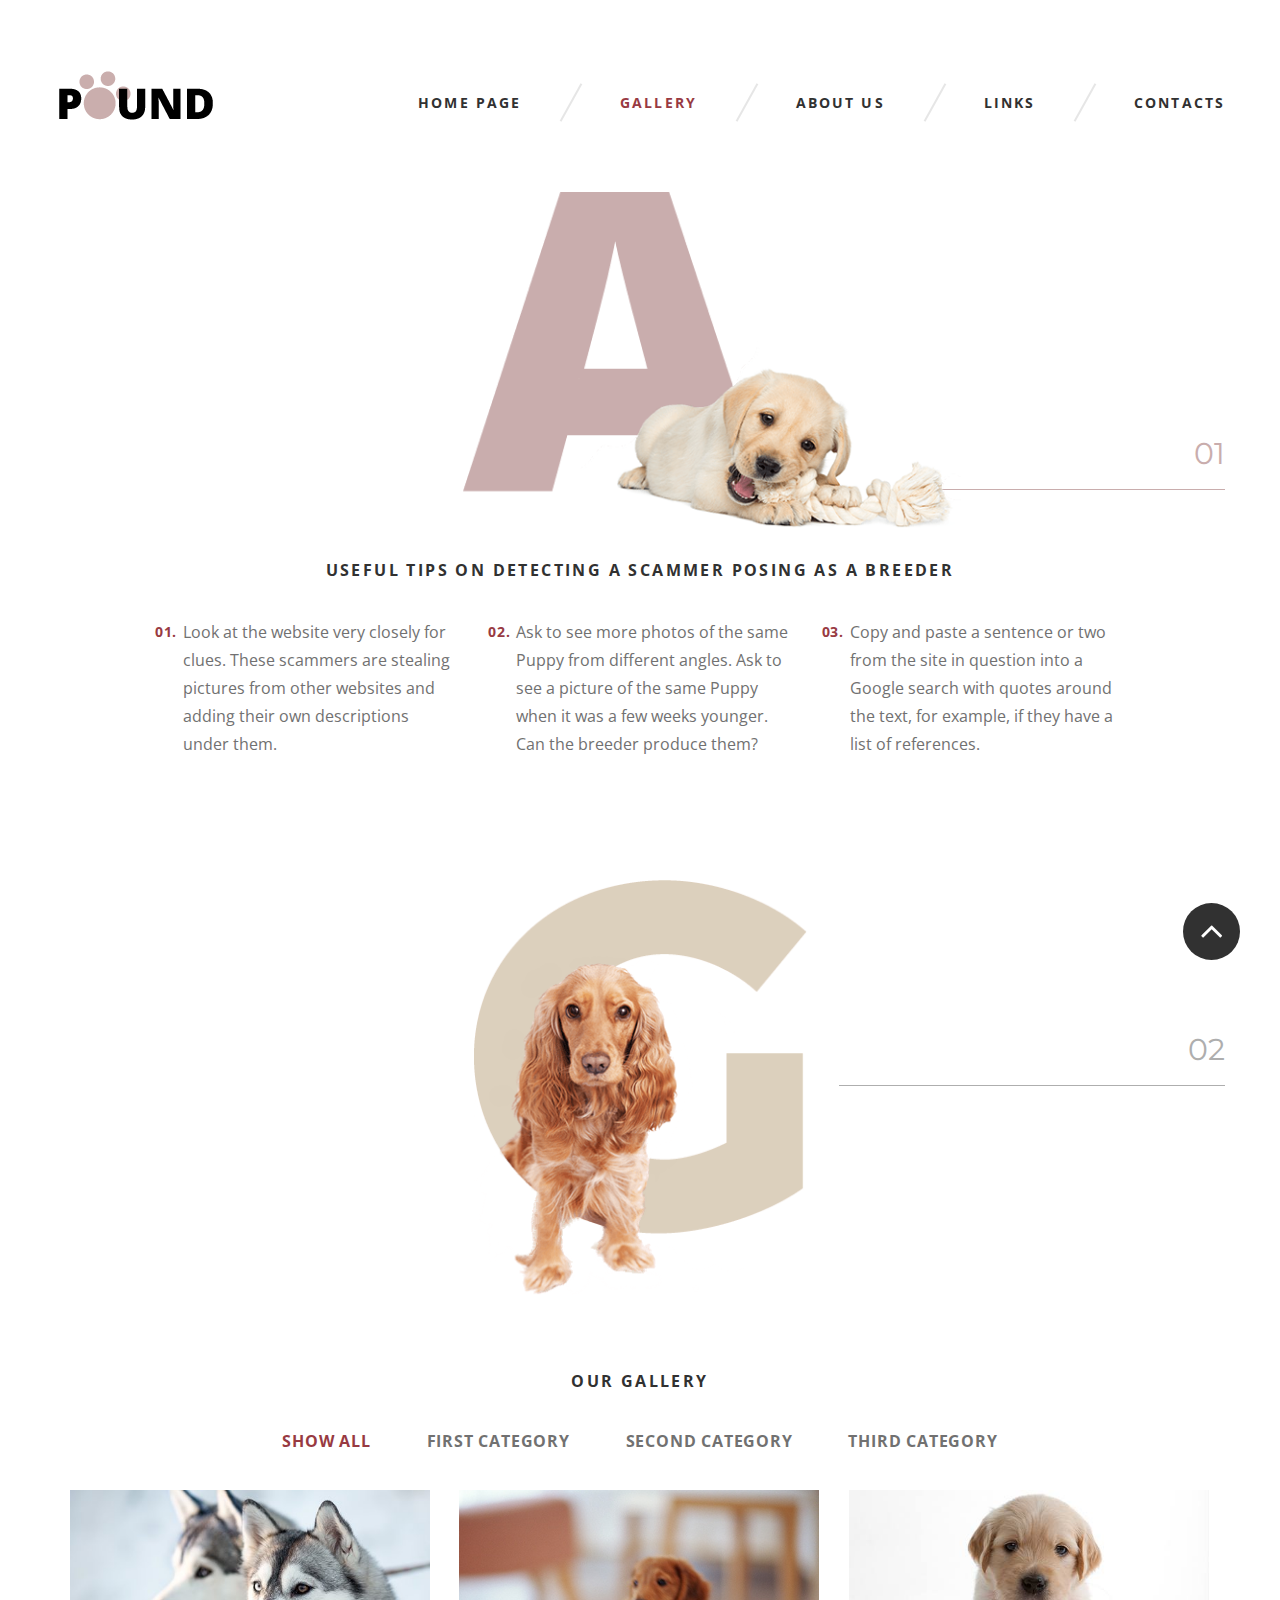
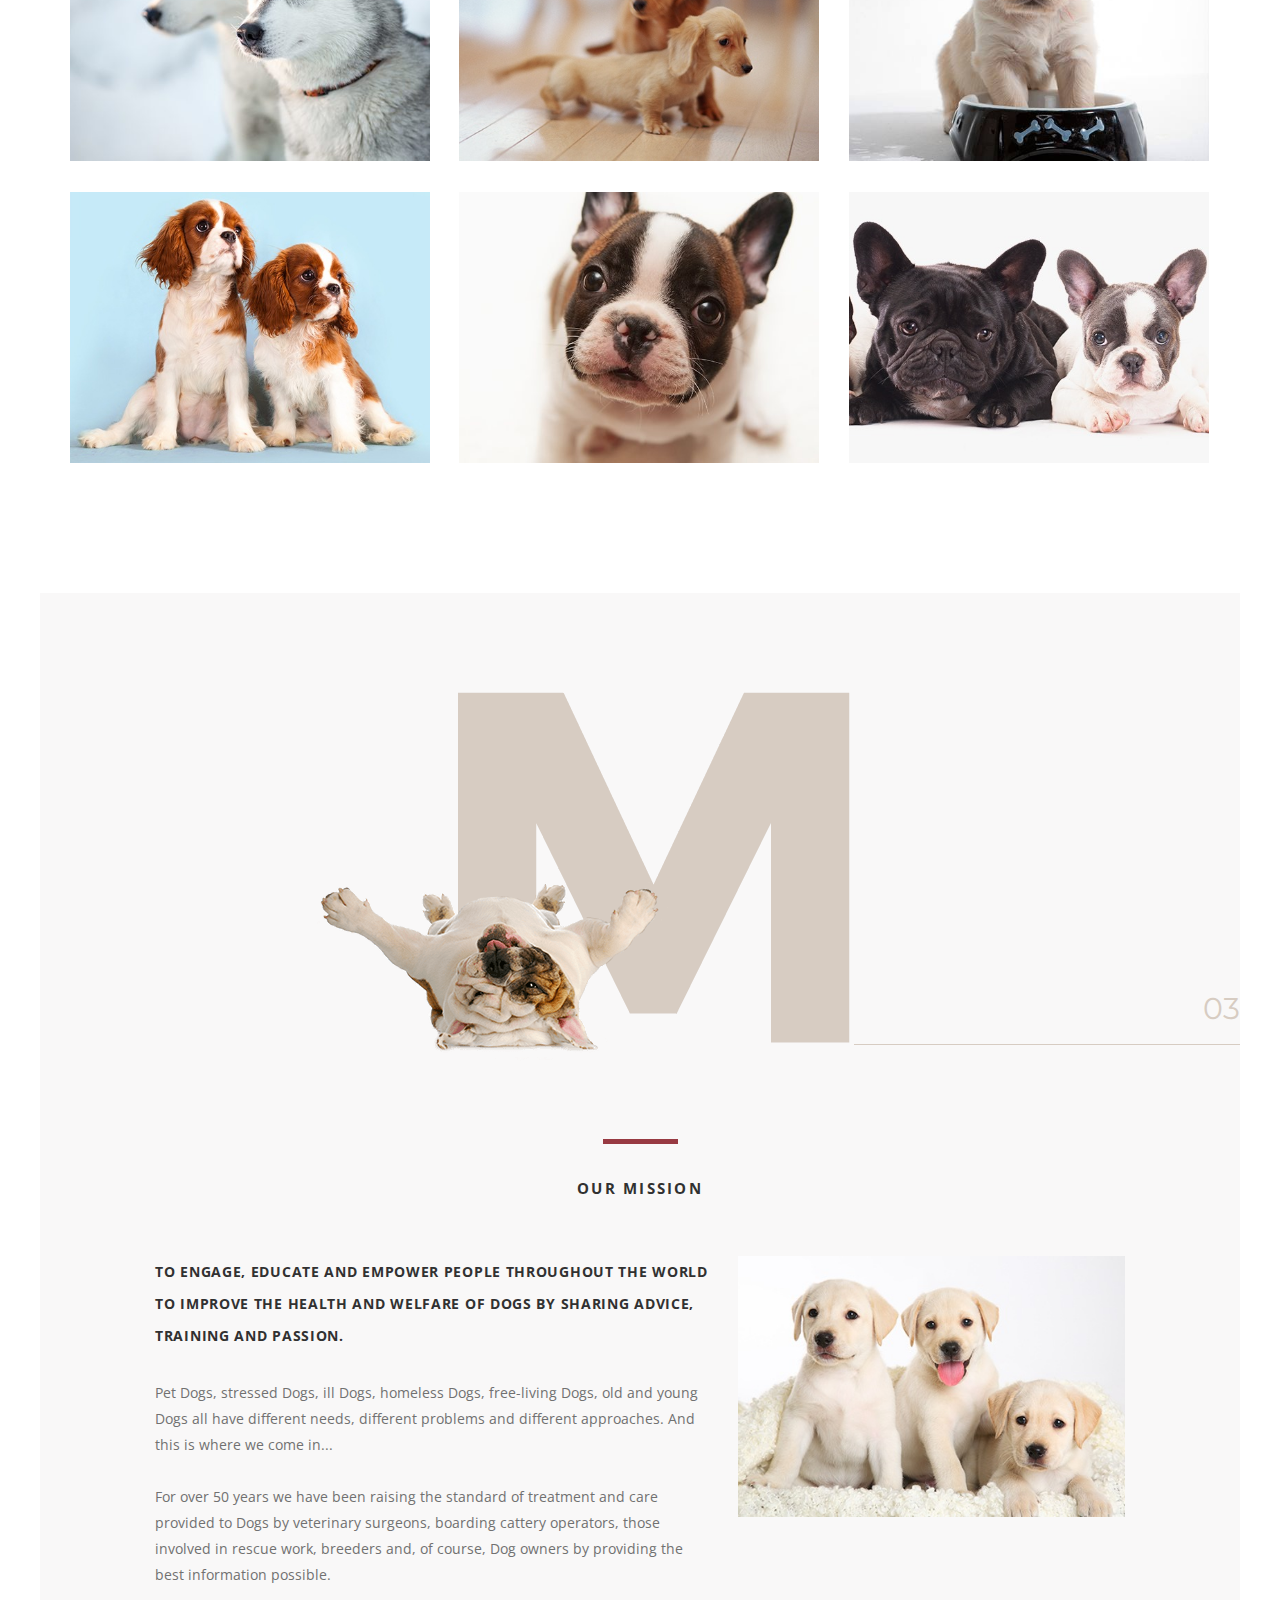
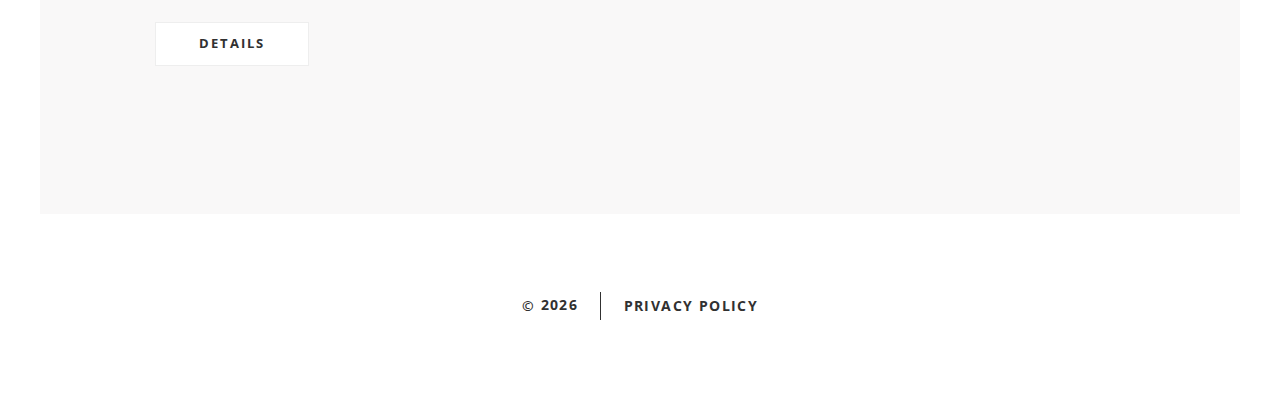
<file: site/gallery.html>
<!DOCTYPE html>
<html class="wide wow-animation" lang="en">
  <head>
    <!-- Site Title-->
    <title>Gallery</title>
    <meta name="format-detection" content="telephone=no">
    <meta name="viewport" content="width=device-width, height=device-height, initial-scale=1.0, maximum-scale=1.0, user-scalable=0">
    <meta http-equiv="X-UA-Compatible" content="IE=edge">
    <meta charset="utf-8">
    <link rel="icon" href="images/favicon.ico" type="image/x-icon">
    <!-- Stylesheets-->
    <link rel="stylesheet" type="text/css" href="//fonts.googleapis.com/css?family=Montserrat:400,700%7COpen+Sans:300,300italic,400,600,700,900">
    <link rel="stylesheet" href="css/style.css">
		<!--[if lt IE 10]>
    <div style="background: #212121; padding: 10px 0; box-shadow: 3px 3px 5px 0 rgba(0,0,0,.3); clear: both; text-align:center; position: relative; z-index:1;"><a href="http://windows.microsoft.com/en-US/internet-explorer/"><img src="images/ie8-panel/warning_bar_0000_us.jpg" border="0" height="42" width="820" alt="You are using an outdated browser. For a faster, safer browsing experience, upgrade for free today."></a></div>
    <script src="js/html5shiv.min.js"></script>
		<![endif]-->
  </head>
  <body>
    <!-- Preloader-->
    <div class="preloader loaded">
      <div class="preloader-body">
        <div class="cssload-container">
          <div class="cssload-speeding-wheel"></div>
        </div>
        <p>Loading...</p>
      </div>
    </div>
    <!-- Page-->
    <div class="page text-center">
      <!-- Page Header-->
      <header class="page-head">
        <!-- RD Navbar-->
        <div class="rd-navbar-wrap">
          <nav class="rd-navbar" data-layout="rd-navbar-fixed" data-sm-layout="rd-navbar-fixed" data-sm-device-layout="rd-navbar-fixed" data-md-device-layout="rd-navbar-fixed" data-md-layout="rd-navbar-fullwidth" data-lg-layout="rd-navbar-static" data-lg-device-layout="rd-navbar-static" data-sm-stick-up-offset="50px" data-lg-stick-up-offset="90px">
            <div class="rd-navbar-inner">
              <!-- RD Navbar Panel-->
              <div class="rd-navbar-panel">
                <!-- RD Navbar Toggle-->
                <button class="rd-navbar-toggle" data-rd-navbar-toggle=".rd-navbar-nav-wrap"><span></span></button>
                <!-- RD Navbar Brand-->
                <div class="rd-navbar-brand"><a class="brand-name" href="index.html"><img src="images/logo.png" width="162" height="61" alt=""></a></div>
              </div>
              <div class="rd-navbar-nav-wrap">
                <!-- RD Navbar Nav-->
                <ul class="rd-navbar-nav">
                  <li><a href="./">Home page</a></li>
                  <li class="active"><a href="gallery.html">Gallery</a></li>
                  <li><a href="about.html">About us</a>
                    <!-- RD Navbar Dropdown-->
                    <ul class="rd-navbar-dropdown">
                      <li><a href="#">history</a></li>
                      <li><a href="#">offers</a></li>
                      <li><a href="#">news</a>
                        <ul class="rd-navbar-dropdown">
                          <li><a href="#">fresh</a></li>
                          <li><a href="#">archive</a></li>
                          <li><a href="404.html">404</a></li>
                        </ul>
                      </li>
                    </ul>
                  </li>
                  <li><a href="links.html">Links</a></li>
                  <li><a href="contacts.html">Contacts</a></li>
                </ul>
              </div>
            </div>
          </nav>
        </div>
      </header>
      <!-- Page Content-->
      <main class="page-content">
        <section class="section-top-34 section-md-top-0">
          <div class="shell shell-wide">
            <div class="page-counter page-counter-bottom-3"><img class="img-responsive center-block" src="images/gallery-01.png" width="642" height="352" alt=""></div>
            <div class="range range-xs-center offset-top-0 offset-md-top-26">
              <div class="cell-md-8 cell-lg-10">
                <h4>Useful tips on detecting a scammer posing as a breeder</h4>
                <ul class="list-index range range-xs-center range-lg-left">
                  <li class="cell-md-6 cell-lg-4 cell-xl-3">
                    <div class="list-index-inner">
                      <div class="list-index-counter"></div>
                      <p>Look at the website very closely for clues. These scammers are stealing pictures from other websites and adding their own descriptions under them.</p>
                    </div>
                  </li>
                  <li class="cell-md-6 cell-lg-4 cell-xl-3 offset-top-26 offset-md-top-0">
                    <div class="list-index-inner">
                      <div class="list-index-counter"></div>
                      <p>Ask to see more photos of the same Puppy from different angles. Ask to see a picture of the same Puppy when it was a few weeks younger. Can the breeder produce them?</p>
                    </div>
                  </li>
                  <li class="cell-md-6 cell-lg-4 cell-xl-3 offset-top-26 offset-lg-top-0">
                    <div class="list-index-inner">
                      <div class="list-index-counter"></div>
                      <p>
                        Copy and paste a sentence or two from the site in question into a Google search with quotes around the text, for example, if they have a list of references.
                        
                      </p>
                    </div>
                  </li>
                </ul>
              </div>
            </div>
          </div>
        </section>
        <hr class="veil-md offset-top-40">
        <section class="section-80 section-md-122 section-title section-title-left section-title-left-2" data-title="gallery">
          <div class="shell shell-wide">
            <div class="page-counter page-counter-middle page-counter-gray"><img class="img-responsive center-block" src="images/gallery-02.png" width="333" height="375" alt=""></div>
            <h4 class="offset-top-0 offset-md-top-65">our gallery</h4>
            <div class="row">
              <!-- Isotope Filters-->
              <div class="col-lg-12">
                <div class="isotope-filters isotope-filters-horizontal">
                  <ul class="list-inline">
                    <li><a class="active" data-isotope-filter="*" data-isotope-group="gallery" href="#">show all</a></li>
                    <li><a data-isotope-filter="Category 1" data-isotope-group="gallery" href="#">first category</a></li>
                    <li><a data-isotope-filter="Category 2" data-isotope-group="gallery" href="#">second category</a></li>
                    <li><a data-isotope-filter="Category 3" data-isotope-group="gallery" href="#">third category</a></li>
                  </ul>
                </div>
              </div>
              <!-- PhotoSwipe-->
              <!-- Isotope Content-->
              <div class="col-lg-12" data-photo-swipe-gallery="gallery">
                <div class="isotope" data-isotope-layout="fitRows" data-isotope-group="gallery">
                  <div class="row">
                    <div class="col-xs-12 col-sm-6 col-md-4 isotope-item" data-filter="*"><a class="thumbnail-variant-1" data-photo-swipe-item="" data-size="1920x1538" href="images/gallery-03_original.jpg"><img class="img-responsive" width="520" height="391" src="images/gallery-03.jpg" alt="">
                        <div class="caption"></div></a></div>
                    <div class="col-xs-12 col-sm-6 col-md-4 isotope-item" data-filter="Category 1"><a class="thumbnail-variant-1" data-photo-swipe-item="" data-size="1920x1363" href="images/gallery-04_original.jpg"><img class="img-responsive" width="520" height="391" src="images/gallery-04.jpg" alt="">
                        <div class="caption"></div></a></div>
                    <div class="col-xs-12 col-sm-6 col-md-4 isotope-item" data-filter="Category 3"><a class="thumbnail-variant-1" data-photo-swipe-item="" data-size="1511x1920" href="images/gallery-05_original.jpg"><img class="img-responsive" width="520" height="391" src="images/gallery-05.jpg" alt="">
                        <div class="caption"></div></a></div>
                    <div class="col-xs-12 col-sm-6 col-md-4 isotope-item" data-filter="Category 3"><a class="thumbnail-variant-1" data-photo-swipe-item="" data-size="1920x1427" href="images/gallery-06_original.jpg"><img class="img-responsive" width="520" height="391" src="images/gallery-06.jpg" alt="">
                        <div class="caption"></div></a></div>
                    <div class="col-xs-12 col-sm-6 col-md-4 isotope-item" data-filter="Category 2"><a class="thumbnail-variant-1" data-photo-swipe-item="" data-size="1668x1920" href="images/gallery-07_original.jpg"><img class="img-responsive" width="520" height="391" src="images/gallery-07.jpg" alt="">
                        <div class="caption"></div></a></div>
                    <div class="col-xs-12 col-sm-6 col-md-4 isotope-item" data-filter="Category 2"><a class="thumbnail-variant-1" data-photo-swipe-item="" data-size="1920x984" href="images/gallery-08_original.jpg"><img class="img-responsive" width="520" height="391" src="images/gallery-08.jpg" alt="">
                        <div class="caption"></div></a></div>
                  </div>
                </div>
              </div>
            </div>
          </div>
        </section>
        <section class="section-title section-title-right section-title-right-2" data-title="our mission">
          <div class="shell shell-wide section-92 section-lg-bottom-148 bg-mocos">
            <div class="page-counter page-counter-bottom-4 veil reveal-lg-block page-counter-sisal"><img class="img-responsive center-block" src="images/gallery-09.png" width="651" height="384" alt=""></div>
            <hr class="divider offset-lg-top-70 offset-top-0">
            <h5>Our mission</h5>
            <div class="range range-xs-center offset-top-40 offset-lg-top-54 owl-wrapper">
              <div class="cell-sm-11 cell-md-10">
                <div class="range text-md-left range-md-reverse">
                  <div class="cell-md-5"><img class="img-responsive center-block" src="images/gallery-10.jpg" alt=""></div>
                  <div class="cell-md-7">
                    <h6>
                      To engage, educate and empower people throughout the world to improve
                      the health and welfare of Dogs by sharing advice, training and passion.
                    </h6>
                    <p class="small">Pet Dogs, stressed Dogs, ill Dogs, homeless Dogs, free-living Dogs, old and young Dogs all have different needs, different problems and different approaches. And this is where we come in...</p>
                    <p class="small">For over 50 years we have been raising the standard of treatment and care provided to Dogs by veterinary surgeons, boarding cattery operators, those involved in rescue work, breeders and, of course, Dog owners by providing the best information possible.</p><a class="btn btn-white btn-lg offset-top-20" href="#">details</a>
                  </div>
                </div>
              </div>
            </div>
          </div>
        </section>
      </main>
      <!-- Page Footer-->
      <footer class="page-footer">
        <div class="container"><span>&#169;</span> <span id="copyright-year"></span>
          <hr class="divider divider-default divider-vertical"><a href="privacy.html">Privacy policy</a>
        </div>
      </footer>
    </div>
    <!-- Global Mailform Output-->
    <div class="snackbars" id="form-output-global"></div>
    <!-- PhotoSwipe Gallery-->
    <div class="pswp" tabindex="-1" role="dialog" aria-hidden="true">
      <div class="pswp__bg"></div>
      <div class="pswp__scroll-wrap">
        <div class="pswp__container">
          <div class="pswp__item"></div>
          <div class="pswp__item"></div>
          <div class="pswp__item"></div>
        </div>
        <div class="pswp__ui pswp__ui--hidden">
          <div class="pswp__top-bar">
            <div class="pswp__counter"></div>
            <button class="pswp__button pswp__button--close" title="Close (Esc)"></button>
            <button class="pswp__button pswp__button--share" title="Share"></button>
            <button class="pswp__button pswp__button--fs" title="Toggle fullscreen"></button>
            <button class="pswp__button pswp__button--zoom" title="Zoom in/out"></button>
            <div class="pswp__preloader">
              <div class="pswp__preloader__icn">
                <div class="pswp__preloader__cut">
                  <div class="pswp__preloader__donut"></div>
                </div>
              </div>
            </div>
          </div>
          <div class="pswp__share-modal pswp__share-modal--hidden pswp__single-tap">
            <div class="pswp__share-tooltip"></div>
          </div>
          <button class="pswp__button pswp__button--arrow--left" title="Previous (arrow left)"></button>
          <button class="pswp__button pswp__button--arrow--right" title="Next (arrow right)"></button>
          <div class="pswp__caption">
            <div class="pswp__caption__cent"></div>
          </div>
        </div>
      </div>
    </div>
    <!-- Java script-->
    <script src="js/core.min.js"></script>
    <script src="js/script.js"></script>
  </body>
</html>
</file>
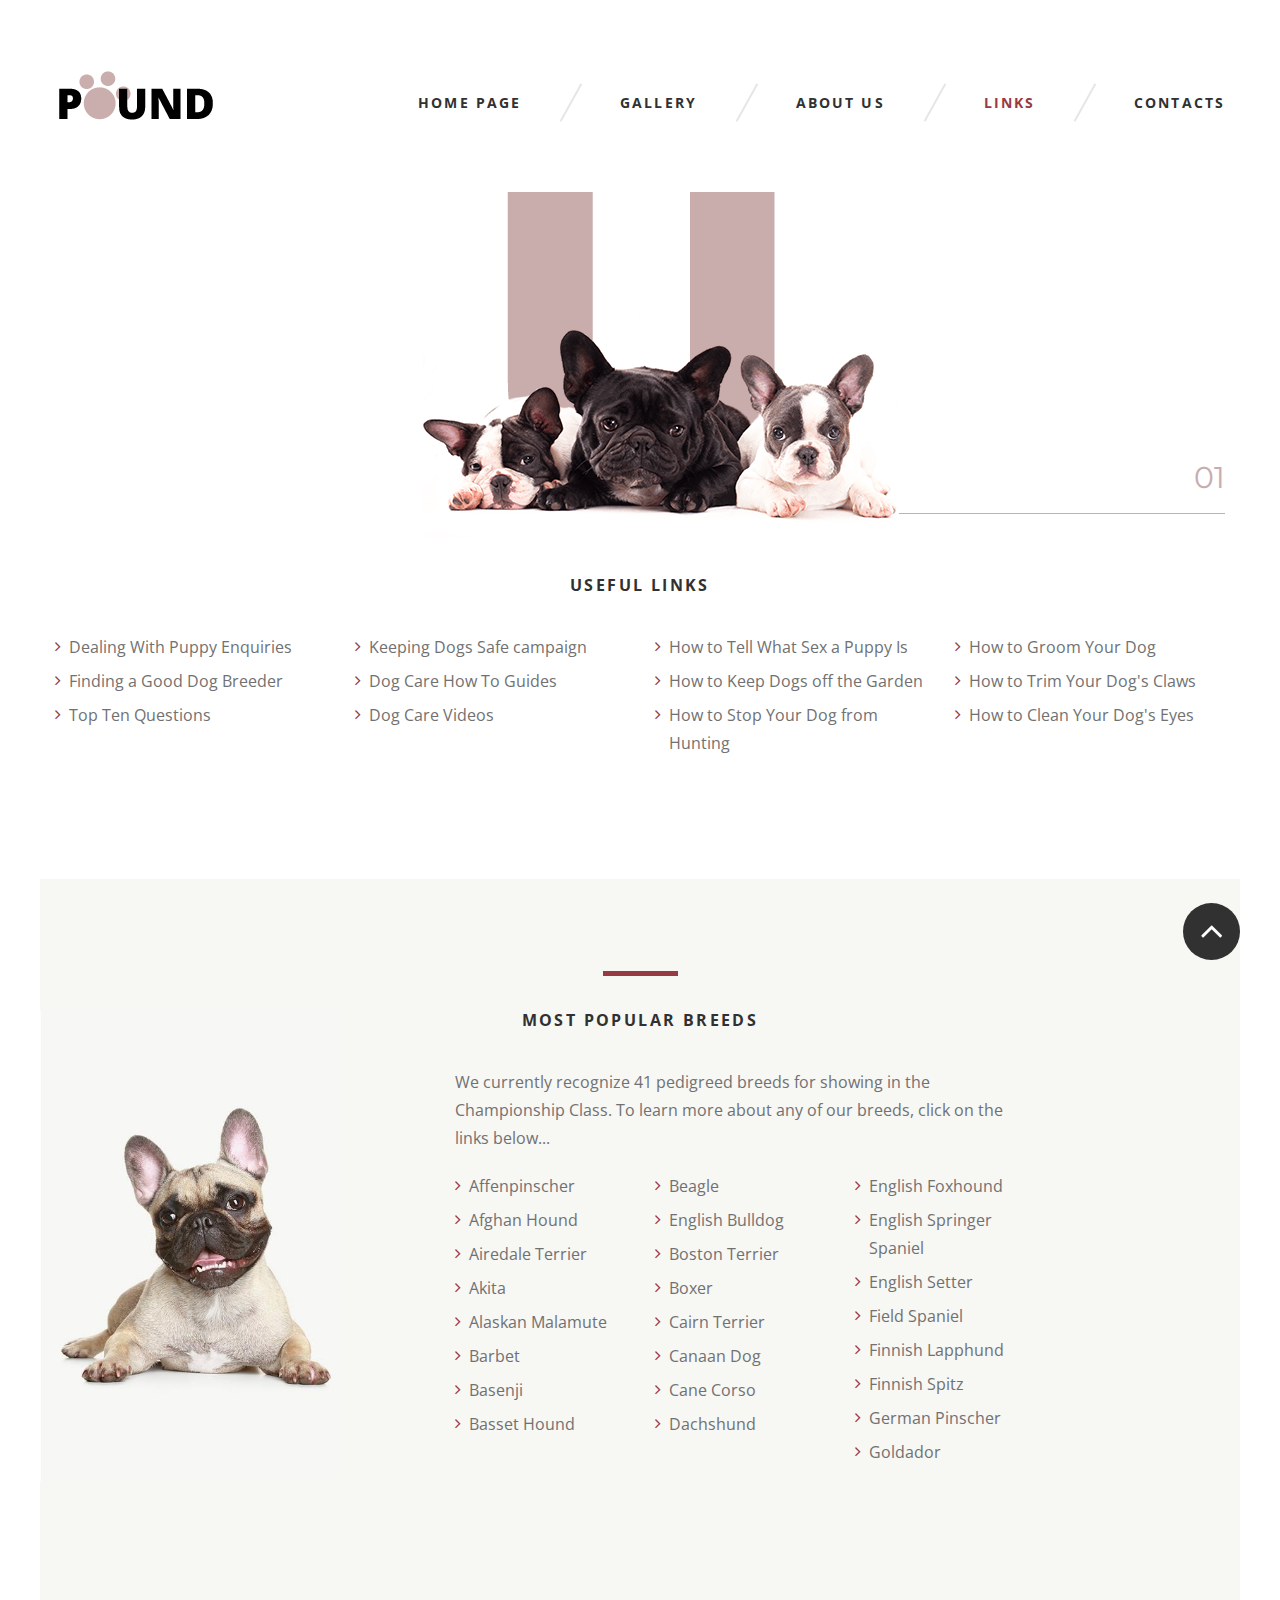
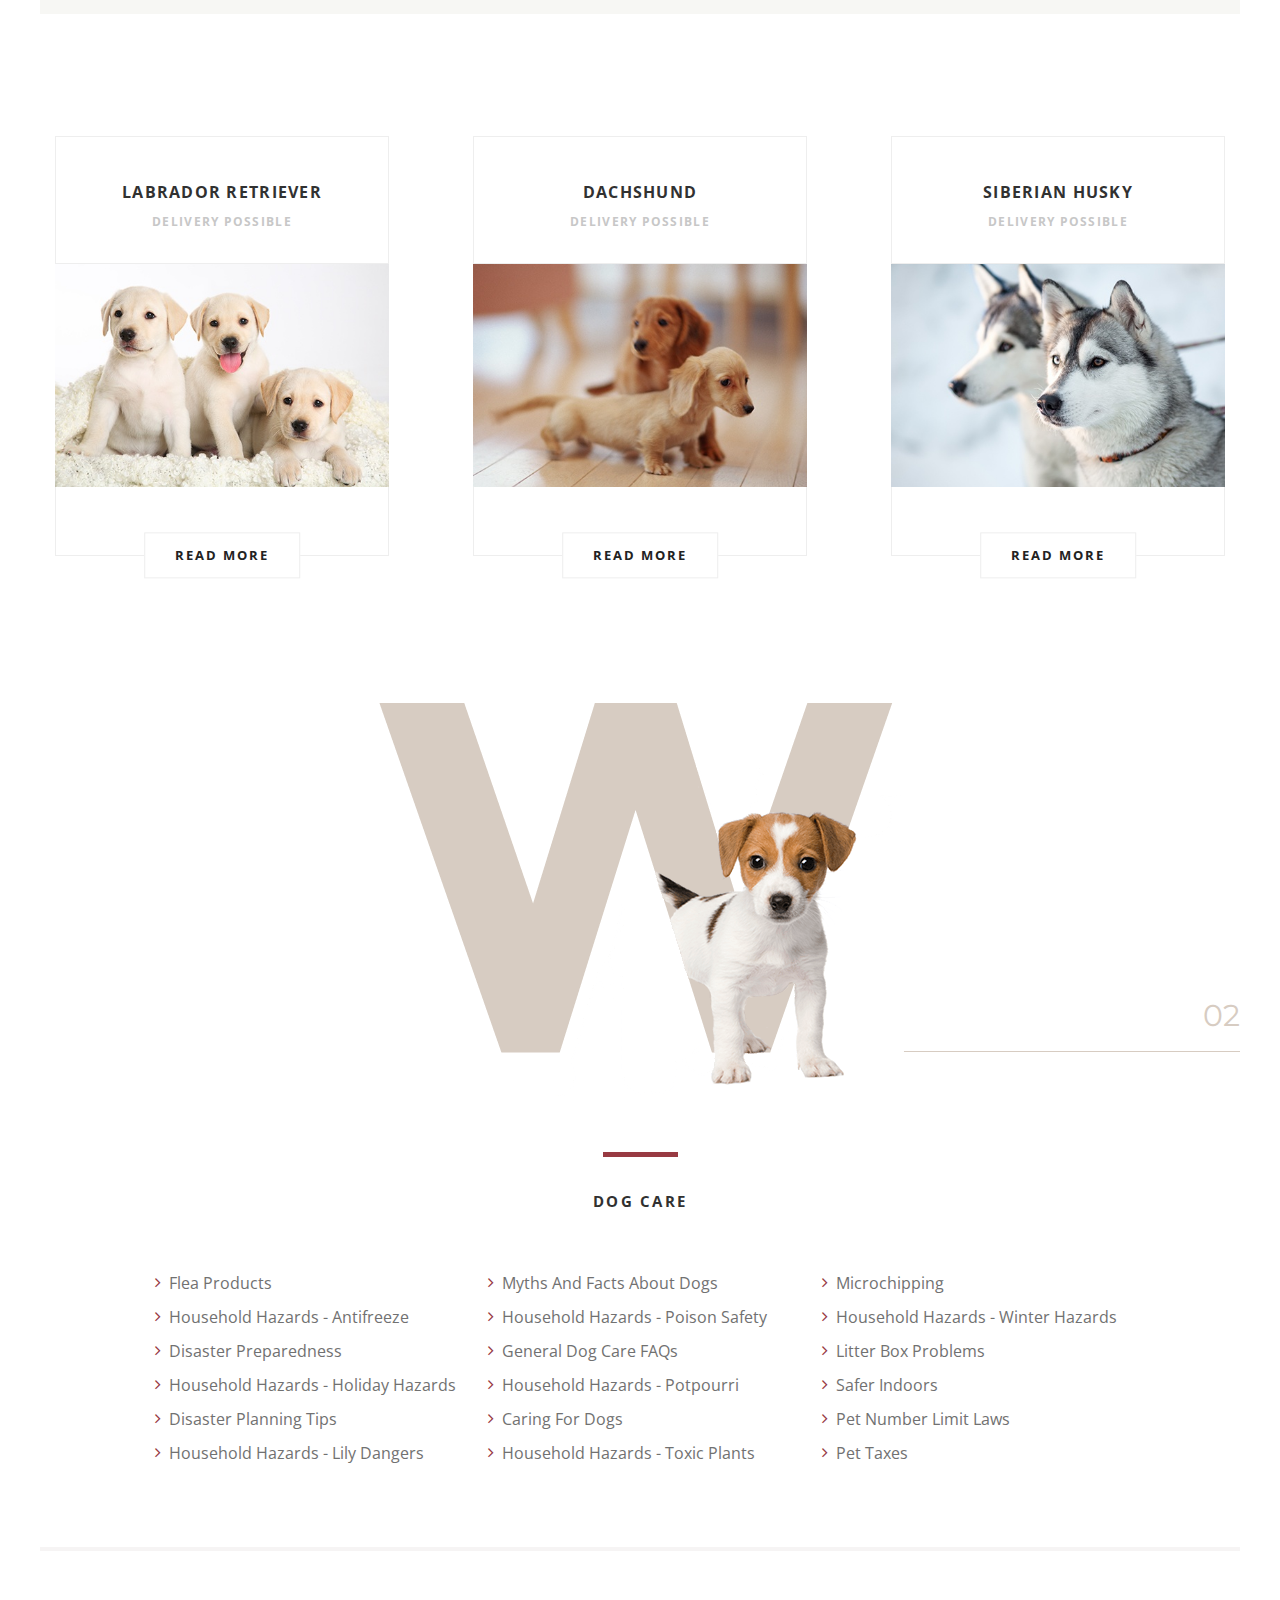
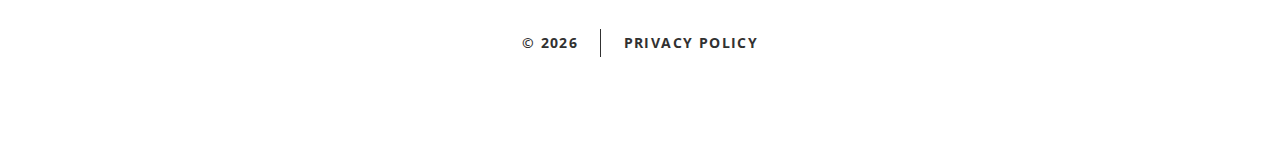
<file: site/links.html>
<!DOCTYPE html>
<html class="wide wow-animation" lang="en">
  <head>
    <!-- Site Title-->
    <title>Links</title>
    <meta name="format-detection" content="telephone=no">
    <meta name="viewport" content="width=device-width, height=device-height, initial-scale=1.0, maximum-scale=1.0, user-scalable=0">
    <meta http-equiv="X-UA-Compatible" content="IE=edge">
    <meta charset="utf-8">
    <link rel="icon" href="images/favicon.ico" type="image/x-icon">
    <!-- Stylesheets-->
    <link rel="stylesheet" type="text/css" href="//fonts.googleapis.com/css?family=Montserrat:400,700%7COpen+Sans:300,300italic,400,600,700,900">
    <link rel="stylesheet" href="css/style.css">
		<!--[if lt IE 10]>
    <div style="background: #212121; padding: 10px 0; box-shadow: 3px 3px 5px 0 rgba(0,0,0,.3); clear: both; text-align:center; position: relative; z-index:1;"><a href="http://windows.microsoft.com/en-US/internet-explorer/"><img src="images/ie8-panel/warning_bar_0000_us.jpg" border="0" height="42" width="820" alt="You are using an outdated browser. For a faster, safer browsing experience, upgrade for free today."></a></div>
    <script src="js/html5shiv.min.js"></script>
		<![endif]-->
  </head>
  <body>
    <!-- Preloader-->
    <div class="preloader loaded">
      <div class="preloader-body">
        <div class="cssload-container">
          <div class="cssload-speeding-wheel"></div>
        </div>
        <p>Loading...</p>
      </div>
    </div>
    <!-- Page-->
    <div class="page text-center">
      <!-- Page Header-->
      <header class="page-head">
        <!-- RD Navbar-->
        <div class="rd-navbar-wrap">
          <nav class="rd-navbar" data-layout="rd-navbar-fixed" data-sm-layout="rd-navbar-fixed" data-sm-device-layout="rd-navbar-fixed" data-md-device-layout="rd-navbar-fixed" data-md-layout="rd-navbar-fullwidth" data-lg-layout="rd-navbar-static" data-lg-device-layout="rd-navbar-static" data-sm-stick-up-offset="50px" data-lg-stick-up-offset="90px">
            <div class="rd-navbar-inner">
              <!-- RD Navbar Panel-->
              <div class="rd-navbar-panel">
                <!-- RD Navbar Toggle-->
                <button class="rd-navbar-toggle" data-rd-navbar-toggle=".rd-navbar-nav-wrap"><span></span></button>
                <!-- RD Navbar Brand-->
                <div class="rd-navbar-brand"><a class="brand-name" href="index.html"><img src="images/logo.png" width="162" height="61" alt=""></a></div>
              </div>
              <div class="rd-navbar-nav-wrap">
                <!-- RD Navbar Nav-->
                <ul class="rd-navbar-nav">
                  <li><a href="./">Home page</a></li>
                  <li><a href="gallery.html">Gallery</a></li>
                  <li><a href="about.html">About us</a>
                    <!-- RD Navbar Dropdown-->
                    <ul class="rd-navbar-dropdown">
                      <li><a href="#">history</a></li>
                      <li><a href="#">offers</a></li>
                      <li><a href="#">news</a>
                        <ul class="rd-navbar-dropdown">
                          <li><a href="#">fresh</a></li>
                          <li><a href="#">archive</a></li>
                          <li><a href="404.html">404</a></li>
                        </ul>
                      </li>
                    </ul>
                  </li>
                  <li class="active"><a href="links.html">Links</a></li>
                  <li><a href="contacts.html">Contacts</a></li>
                </ul>
              </div>
            </div>
          </nav>
        </div>
      </header>
      <!-- Page Content-->
      <main class="page-content">
        <section class="section-lg-bottom-122 section-bottom-65 section-top-34 section-md-top-0">
          <div class="shell shell-wide">
            <div class="page-counter page-counter-bottom-5"><img class="img-responsive center-block" src="images/links-01.png" alt=""></div>
            <div class="range range-xs-center offset-top-0 offset-md-top-26">
              <div class="cell-xl-10">
                <h4>Useful Links</h4>
                <div class="range offset-top-34">
                  <div class="cell-sm-6 cell-md-3">
                    <ul class="list-marked">
                      <li><a href="#">Dealing With Puppy Enquiries</a></li>
                      <li><a href="#">Finding a Good Dog Breeder</a></li>
                      <li><a href="#">Top Ten Questions</a></li>
                    </ul>
                  </div>
                  <div class="cell-sm-6 cell-md-3 offset-top-26 offset-sm-top-0">
                    <ul class="list-marked">
                      <li><a href="#">Keeping Dogs Safe campaign</a></li>
                      <li><a href="#">Dog Care How To Guides</a></li>
                      <li><a href="#">Dog Care Videos</a></li>
                    </ul>
                  </div>
                  <div class="cell-sm-6 cell-md-3 offset-top-26 offset-md-top-0">
                    <ul class="list-marked">
                      <li><a href="#">How to Tell What Sex a Puppy Is</a></li>
                      <li><a href="#">How to Keep Dogs off the Garden</a></li>
                      <li><a href="#">How to Stop Your Dog from Hunting</a></li>
                    </ul>
                  </div>
                  <div class="cell-sm-6 cell-md-3 offset-top-26 offset-md-top-0">
                    <ul class="list-marked">
                      <li><a href="#">How to Groom Your Dog</a></li>
                      <li><a href="#">How to Trim Your Dog's Claws</a></li>
                      <li><a href="#">How to Clean Your Dog's Eyes</a></li>
                    </ul>
                  </div>
                </div>
              </div>
            </div>
          </div>
        </section>
        <section class="section-title section-title-left" data-title="useful info">
          <div class="shell shell-wide section-92 section-lg-bottom-148 bg-img-03">
            <hr class="divider">
            <h4>Most Popular Breeds</h4>
            <div class="range offset-top-34 text-md-left">
              <div class="cell-lg-6 cell-lg-preffix-4">
                <p>We currently recognize 41 pedigreed breeds for showing in the Championship Class. To learn more about any of our breeds, click on the links below...</p>
                <div class="range offset-top-20">
                  <div class="cell-sm-6 cell-md-4">
                    <ul class="list-marked">
                      <li><a href="#">Affenpinscher</a></li>
                      <li><a href="#">Afghan Hound</a></li>
                      <li><a href="#">Airedale Terrier</a></li>
                      <li><a href="#">Akita</a></li>
                      <li><a href="#">Alaskan Malamute</a></li>
                      <li><a href="#">Barbet</a></li>
                      <li><a href="#">Basenji</a></li>
                      <li><a href="#">Basset Hound</a></li>
                    </ul>
                  </div>
                  <div class="cell-sm-6 cell-md-4 offset-top-34 offset-sm-top-0">
                    <ul class="list-marked">
                      <li><a href="#">Beagle</a></li>
                      <li><a href="#">English Bulldog</a></li>
                      <li><a href="#">Boston Terrier</a></li>
                      <li><a href="#">Boxer</a></li>
                      <li><a href="#">Cairn Terrier</a></li>
                      <li><a href="#">Canaan Dog</a></li>
                      <li><a href="#">Cane Corso</a></li>
                      <li><a href="#">Dachshund</a></li>
                    </ul>
                  </div>
                  <div class="cell-sm-6 cell-md-4 offset-top-34 offset-md-top-0">
                    <ul class="list-marked">
                      <li><a href="#">English Foxhound</a></li>
                      <li><a href="#">English Springer Spaniel</a></li>
                      <li><a href="#">English Setter</a></li>
                      <li><a href="#">Field Spaniel</a></li>
                      <li><a href="#">Finnish Lapphund</a></li>
                      <li><a href="#">Finnish Spitz</a></li>
                      <li><a href="#">German Pinscher</a></li>
                      <li><a href="#">Goldador</a></li>
                    </ul>
                  </div>
                </div>
              </div>
            </div>
          </div>
        </section>
        <section>
          <div class="shell shell-wide section-92 section-lg-122">
            <!-- Owl Carousel-->
            <div class="owl-carousel owl-dots-modile" data-dots="true" data-items="1" data-sm-items="2" data-md-items="3" data-margin="30" data-lg-margin="84" data-mouse-drag="false">
              <div class="thumbnail">
                <div class="caption caption-static caption-top">
                  <h4><a class="text-dark" href="#">Labrador Retriever</a></h4>
                  <p class="text-graylight small text-bold text-uppercase">Delivery possible</p>
                </div><img class="img-responsive" src="images/links-03.jpg" alt="">
                <div class="caption caption-bottom"><a class="caption-link btn btn-default" href="#">read more</a></div>
              </div>
              <div class="thumbnail">
                <div class="caption caption-static caption-top">
                  <h4><a class="text-dark" href="#">Dachshund</a></h4>
                  <p class="text-graylight small text-bold text-uppercase">Delivery possible</p>
                </div><img class="img-responsive" src="images/links-04.jpg" alt="">
                <div class="caption caption-bottom"><a class="caption-link btn btn-default" href="#">read more</a></div>
              </div>
              <div class="thumbnail"> 
                <div class="caption caption-static caption-top">
                  <h4><a class="text-dark" href="#">Siberian Husky</a></h4>
                  <p class="text-graylight small text-bold text-uppercase">Delivery possible</p>
                </div><img class="img-responsive" src="images/links-05.jpg" alt="">
                <div class="caption caption-bottom"><a class="caption-link btn btn-default" href="#">read more</a></div>
              </div>
            </div>
          </div>
        </section>
        <section class="section-bottom-80 section-title section-title-right section-title-right-3" data-title="links">
          <div class="shell shell-wide">
            <div class="page-counter page-counter-bottom-7 page-counter-sisal"><img class="img-responsive center-block" src="images/links-06.png" alt=""></div>
            <hr class="divider offset-lg-top-20">
            <h5>Dog Care</h5>
            <div class="range text-md-left offset-top-54">
              <div class="cell-md-preffix-1 cell-xl-9 cell-md-10">
                <div class="range">
                  <div class="cell-md-4 cell-sm-6">
                    <ul class="list-marked">
                      <li><a href="#">Flea Products</a></li>
                      <li><a href="#">Household Hazards - Antifreeze</a></li>
                      <li><a href="#">Disaster Preparedness</a></li>
                      <li><a href="#">Household Hazards - Holiday Hazards</a></li>
                      <li><a href="#">Disaster Planning Tips</a></li>
                      <li><a href="#">Household Hazards - Lily Dangers</a></li>
                    </ul>
                  </div>
                  <div class="cell-md-4 cell-sm-6 offset-top-40 offset-sm-top-0">
                    <ul class="list-marked">
                      <li><a href="#">Myths And Facts About Dogs</a></li>
                      <li><a href="#">Household Hazards - Poison Safety</a></li>
                      <li><a href="#">General Dog Care FAQs</a></li>
                      <li><a href="#">Household Hazards - Potpourri</a></li>
                      <li><a href="#">Caring For Dogs</a></li>
                      <li><a href="#">Household Hazards - Toxic Plants</a></li>
                    </ul>
                  </div>
                  <div class="cell-md-4 cell-sm-6 offset-top-40 offset-md-top-0">
                    <ul class="list-marked">
                      <li><a href="#">Microchipping</a></li>
                      <li> <a href="#">Household Hazards - Winter Hazards</a></li>
                      <li><a href="#">Litter Box Problems</a></li>
                      <li><a href="#">Safer Indoors</a></li>
                      <li><a href="#">Pet Number Limit Laws</a></li>
                      <li><a href="#">Pet Taxes</a></li>
                    </ul>
                  </div>
                </div>
              </div>
            </div>
          </div>
        </section>
        <div class="shell shell-wide inset-left-0 inset-right-0">
          <hr class="divider-full">
        </div>
      </main>
      <!-- Page Footer-->
      <footer class="page-footer">
        <div class="container"><span>&#169;</span> <span id="copyright-year"></span>
          <hr class="divider divider-default divider-vertical"><a href="privacy.html">Privacy policy</a>
        </div>
      </footer>
    </div>
    <!-- Global Mailform Output-->
    <div class="snackbars" id="form-output-global"></div>
    <!-- PhotoSwipe Gallery-->
    <div class="pswp" tabindex="-1" role="dialog" aria-hidden="true">
      <div class="pswp__bg"></div>
      <div class="pswp__scroll-wrap">
        <div class="pswp__container">
          <div class="pswp__item"></div>
          <div class="pswp__item"></div>
          <div class="pswp__item"></div>
        </div>
        <div class="pswp__ui pswp__ui--hidden">
          <div class="pswp__top-bar">
            <div class="pswp__counter"></div>
            <button class="pswp__button pswp__button--close" title="Close (Esc)"></button>
            <button class="pswp__button pswp__button--share" title="Share"></button>
            <button class="pswp__button pswp__button--fs" title="Toggle fullscreen"></button>
            <button class="pswp__button pswp__button--zoom" title="Zoom in/out"></button>
            <div class="pswp__preloader">
              <div class="pswp__preloader__icn">
                <div class="pswp__preloader__cut">
                  <div class="pswp__preloader__donut"></div>
                </div>
              </div>
            </div>
          </div>
          <div class="pswp__share-modal pswp__share-modal--hidden pswp__single-tap">
            <div class="pswp__share-tooltip"></div>
          </div>
          <button class="pswp__button pswp__button--arrow--left" title="Previous (arrow left)"></button>
          <button class="pswp__button pswp__button--arrow--right" title="Next (arrow right)"></button>
          <div class="pswp__caption">
            <div class="pswp__caption__cent"></div>
          </div>
        </div>
      </div>
    </div>
    <!-- Java script-->
    <script src="js/core.min.js"></script>
    <script src="js/script.js"></script>
  </body>
</html>
</file>
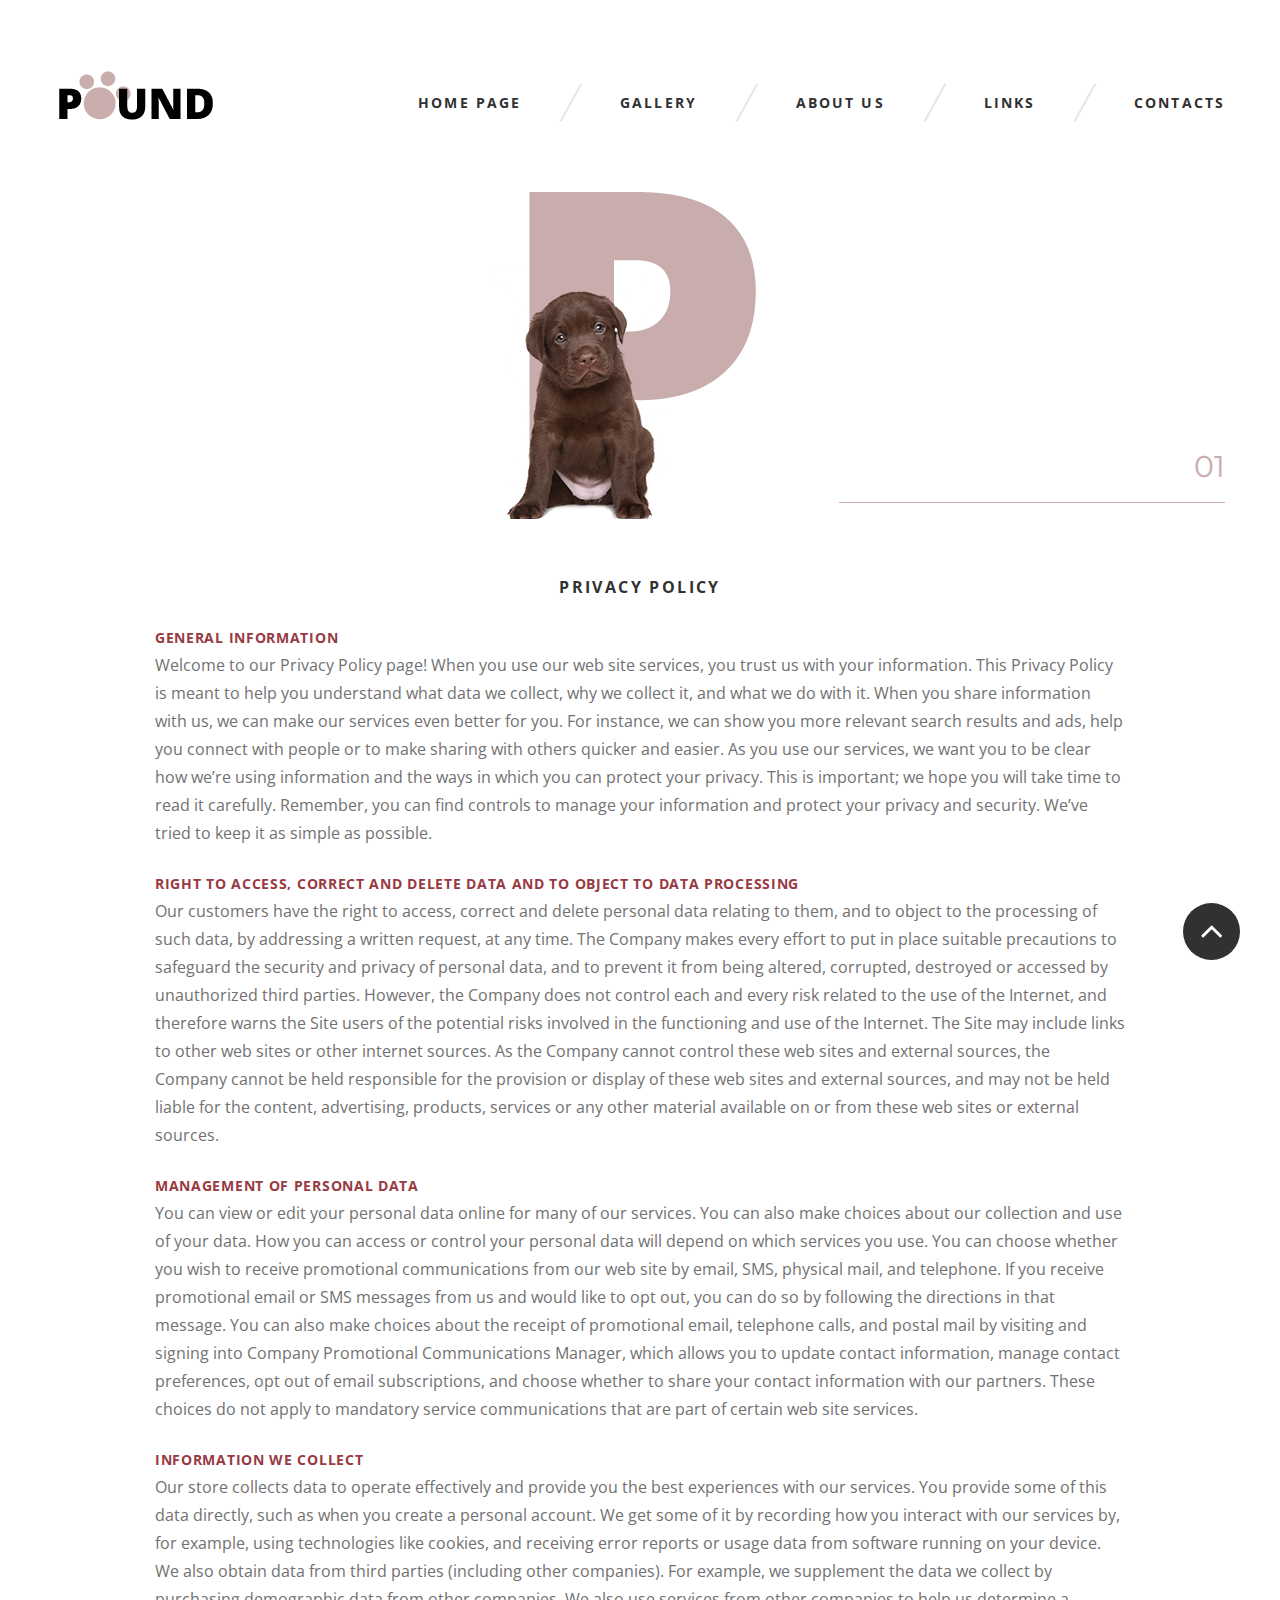
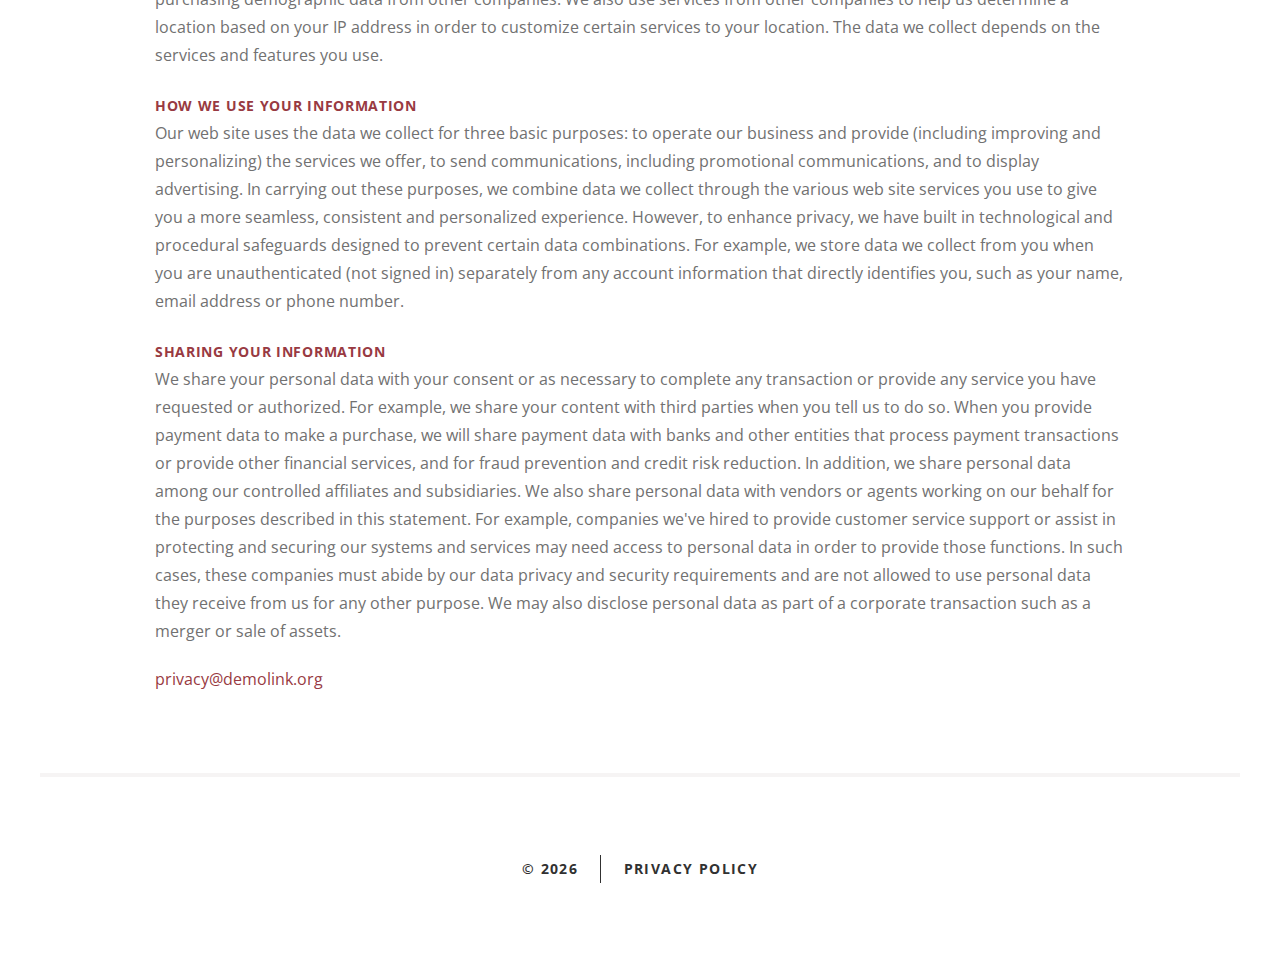
<file: site/privacy.html>
<!DOCTYPE html>
<html class="wide wow-animation" lang="en">
  <head>
    <!-- Site Title-->
    <title>Privacy Policy</title>
    <meta name="format-detection" content="telephone=no">
    <meta name="viewport" content="width=device-width, height=device-height, initial-scale=1.0, maximum-scale=1.0, user-scalable=0">
    <meta http-equiv="X-UA-Compatible" content="IE=edge">
    <meta charset="utf-8">
    <link rel="icon" href="images/favicon.ico" type="image/x-icon">
    <!-- Stylesheets-->
    <link rel="stylesheet" type="text/css" href="//fonts.googleapis.com/css?family=Montserrat:400,700%7COpen+Sans:300,300italic,400,600,700,900">
    <link rel="stylesheet" href="css/style.css">
		<!--[if lt IE 10]>
    <div style="background: #212121; padding: 10px 0; box-shadow: 3px 3px 5px 0 rgba(0,0,0,.3); clear: both; text-align:center; position: relative; z-index:1;"><a href="http://windows.microsoft.com/en-US/internet-explorer/"><img src="images/ie8-panel/warning_bar_0000_us.jpg" border="0" height="42" width="820" alt="You are using an outdated browser. For a faster, safer browsing experience, upgrade for free today."></a></div>
    <script src="js/html5shiv.min.js"></script>
		<![endif]-->
  </head>
  <body>
    <!-- Preloader-->
    <div class="preloader loaded">
      <div class="preloader-body">
        <div class="cssload-container">
          <div class="cssload-speeding-wheel"></div>
        </div>
        <p>Loading...</p>
      </div>
    </div>
    <!-- Page-->
    <div class="page text-center">
      <!-- Page Header-->
      <header class="page-head">
        <!-- RD Navbar-->
        <div class="rd-navbar-wrap">
          <nav class="rd-navbar" data-layout="rd-navbar-fixed" data-sm-layout="rd-navbar-fixed" data-sm-device-layout="rd-navbar-fixed" data-md-device-layout="rd-navbar-fixed" data-md-layout="rd-navbar-fullwidth" data-lg-layout="rd-navbar-static" data-lg-device-layout="rd-navbar-static" data-sm-stick-up-offset="50px" data-lg-stick-up-offset="90px">
            <div class="rd-navbar-inner">
              <!-- RD Navbar Panel-->
              <div class="rd-navbar-panel">
                <!-- RD Navbar Toggle-->
                <button class="rd-navbar-toggle" data-rd-navbar-toggle=".rd-navbar-nav-wrap"><span></span></button>
                <!-- RD Navbar Brand-->
                <div class="rd-navbar-brand"><a class="brand-name" href="index.html"><img src="images/logo.png" width="162" height="61" alt=""></a></div>
              </div>
              <div class="rd-navbar-nav-wrap">
                <!-- RD Navbar Nav-->
                <ul class="rd-navbar-nav">
                  <li><a href="./">Home page</a></li>
                  <li><a href="gallery.html">Gallery</a></li>
                  <li><a href="about.html">About us</a>
                    <!-- RD Navbar Dropdown-->
                    <ul class="rd-navbar-dropdown">
                      <li><a href="#">history</a></li>
                      <li><a href="#">offers</a></li>
                      <li><a href="#">news</a>
                        <ul class="rd-navbar-dropdown">
                          <li><a href="#">fresh</a></li>
                          <li><a href="#">archive</a></li>
                          <li><a href="404.html">404</a></li>
                        </ul>
                      </li>
                    </ul>
                  </li>
                  <li><a href="links.html">Links</a></li>
                  <li><a href="contacts.html">Contacts</a></li>
                </ul>
              </div>
            </div>
          </nav>
        </div>
      </header>
      <!-- Page Content-->
      <main class="page-content">
        <!-- Privacy Policy-->
        <section class="section-bottom-80 section-title section-title-left section-title-left-3" data-title="privacy policy">
          <div class="shell shell-wide">
            <div class="page-counter page-counter-bottom"><img class="img-responsive center-block" src="images/privacy-01.png" alt=""></div>
            <h4 class="offset-top-54">Privacy Policy</h4>
            <div class="range range-xs-center offset-top-26">
              <div class="cell-md-10 text-md-left">
                <!-- Terms-list-->
                <dl class="list-terms">
                  <dt class="h6 text-primary">General information</dt>
                  <dd>
                    Welcome to our Privacy Policy page! When you use our web site services, you trust us with your
                    information. This Privacy Policy is meant to help you understand what data we collect, why we
                    collect it, and what we do with it. When you share information with us, we can make our services
                    even better for you. For instance, we can show you more relevant search results and ads, help
                    you connect with people or to make sharing with others quicker and easier. As you use our
                    services, we want you to be clear how we’re using information and the ways in which you can
                    protect your privacy. This is important; we hope you will take time to read it carefully.
                    Remember, you can find controls to manage your information and protect your privacy and
                    security. We’ve tried
                    to keep it as simple as possible.
                  </dd>
                  <dt class="h6 text-primary">Right to access, correct and delete data and to object to data processing</dt>
                  <dd>
                    Our customers have the right to access, correct and delete personal data relating to them, and
                    to object to the processing of such data, by addressing a written request, at any time. The
                    Company makes every effort to put in place suitable precautions to safeguard the security and
                    privacy of personal data, and to prevent it from being altered, corrupted, destroyed or accessed
                    by unauthorized third parties. However, the Company does not control each and every risk related
                    to the use of the Internet, and therefore warns the Site users of the potential risks involved
                    in the functioning and use of the Internet. The Site may include links to other web sites or
                    other internet sources. As the Company cannot control these web sites and external sources, the
                    Company cannot be held responsible for the provision or display of these web sites and external
                    sources, and may not be held liable for the content, advertising, products, services or any
                    other material available on or from these web sites or external sources.
                  </dd>
                  <dt class="h6 text-primary">Management of personal data</dt>
                  <dd>
                    You can view or edit your personal data online for many of our services. You can also make
                    choices about our collection and use of your data. How you can access or control your personal
                    data will depend on which services you use. You can choose whether you wish to receive
                    promotional communications from our web site by email, SMS, physical mail, and telephone. If you
                    receive promotional email or SMS messages from us and would like to opt out, you can do so by
                    following the directions in that message. You can also make choices about the receipt of
                    promotional email, telephone calls, and postal mail by visiting and signing into Company
                    Promotional Communications Manager, which allows you to update contact information, manage
                    contact preferences, opt out of email subscriptions, and choose whether to share your contact
                    information with our partners. These choices do not apply to mandatory service communications
                    that are part of certain web site services.
                  </dd>
                  <dt class="h6 text-primary">Information We Collect</dt>
                  <dd>
                    Our store collects data to operate effectively and provide you the best experiences with our
                    services. You provide some of this data directly, such as when you create a personal account.
                    We get some of it by recording how you interact with our services by, for example, using
                    technologies like cookies, and receiving error reports or usage data from software running on
                    your device. We also obtain data from third parties (including other companies). For example, we
                    supplement the data we collect by purchasing demographic data from other companies. We also use
                    services from other companies to help us determine a location based on your IP address in order
                    to customize certain services to your location. The data we collect depends on the services
                    and features you use.
                  </dd>
                  <dt class="h6 text-primary">How We Use Your Information</dt>
                  <dd>
                    Our web site uses the data we collect for three basic purposes: to operate our business and
                    provide (including improving and personalizing) the services we offer, to send communications,
                    including promotional communications, and to display advertising. In carrying out these
                    purposes, we combine data we collect through the various web site services you use to give you a
                    more seamless, consistent and personalized experience. However, to enhance privacy, we have
                    built in technological and procedural safeguards designed to prevent certain data combinations.
                    For example, we store data we collect from you when you are unauthenticated (not signed in)
                    separately from any account information that directly identifies you, such as your name, email
                    address or phone number.
                  </dd>
                  <dt class="h6 text-primary">Sharing Your Information</dt>
                  <dd>
                    We share your personal data with your consent or as necessary to complete any transaction or
                    provide any service you have requested or authorized. For example, we share your content with
                    third parties when you tell us to do so. When you provide payment data to make a purchase, we
                    will share payment data with banks and other entities that process payment transactions or
                    provide other financial services, and for fraud prevention and credit risk reduction. In
                    addition, we share personal data among our controlled affiliates and subsidiaries. We also share
                    personal data with vendors or agents working on our behalf for the purposes described in this
                    statement. For example, companies we've hired to provide customer service support or assist in
                    protecting and securing our systems and services may need access to personal data in order to
                    provide those functions. In such cases, these companies must abide by our data privacy and
                    security requirements and are not allowed to use personal data they receive from us for any
                    other purpose. We may also disclose personal data as part of a corporate transaction such as a
                    merger
                    or sale of assets.
                  </dd>
                </dl><a href="mailto:#">privacy@demolink.org</a>
              </div>
            </div>
          </div>
        </section>
      </main>
      <div class="shell shell-wide inset-left-0 inset-right-0">
        <hr class="divider-full">
      </div>
      <!-- Page Footer-->
      <footer class="page-footer">
        <div class="container"><span>&#169;</span> <span id="copyright-year"></span>
          <hr class="divider divider-default divider-vertical"><a href="privacy.html">Privacy policy</a>
        </div>
      </footer>
    </div>
    <!-- Global Mailform Output-->
    <div class="snackbars" id="form-output-global"></div>
    <!-- PhotoSwipe Gallery-->
    <div class="pswp" tabindex="-1" role="dialog" aria-hidden="true">
      <div class="pswp__bg"></div>
      <div class="pswp__scroll-wrap">
        <div class="pswp__container">
          <div class="pswp__item"></div>
          <div class="pswp__item"></div>
          <div class="pswp__item"></div>
        </div>
        <div class="pswp__ui pswp__ui--hidden">
          <div class="pswp__top-bar">
            <div class="pswp__counter"></div>
            <button class="pswp__button pswp__button--close" title="Close (Esc)"></button>
            <button class="pswp__button pswp__button--share" title="Share"></button>
            <button class="pswp__button pswp__button--fs" title="Toggle fullscreen"></button>
            <button class="pswp__button pswp__button--zoom" title="Zoom in/out"></button>
            <div class="pswp__preloader">
              <div class="pswp__preloader__icn">
                <div class="pswp__preloader__cut">
                  <div class="pswp__preloader__donut"></div>
                </div>
              </div>
            </div>
          </div>
          <div class="pswp__share-modal pswp__share-modal--hidden pswp__single-tap">
            <div class="pswp__share-tooltip"></div>
          </div>
          <button class="pswp__button pswp__button--arrow--left" title="Previous (arrow left)"></button>
          <button class="pswp__button pswp__button--arrow--right" title="Next (arrow right)"></button>
          <div class="pswp__caption">
            <div class="pswp__caption__cent"></div>
          </div>
        </div>
      </div>
    </div>
    <!-- Java script-->
    <script src="js/core.min.js"></script>
    <script src="js/script.js"></script>
    <!-- Coded by JeremyLuis-->
  </body>
</html>
</file>
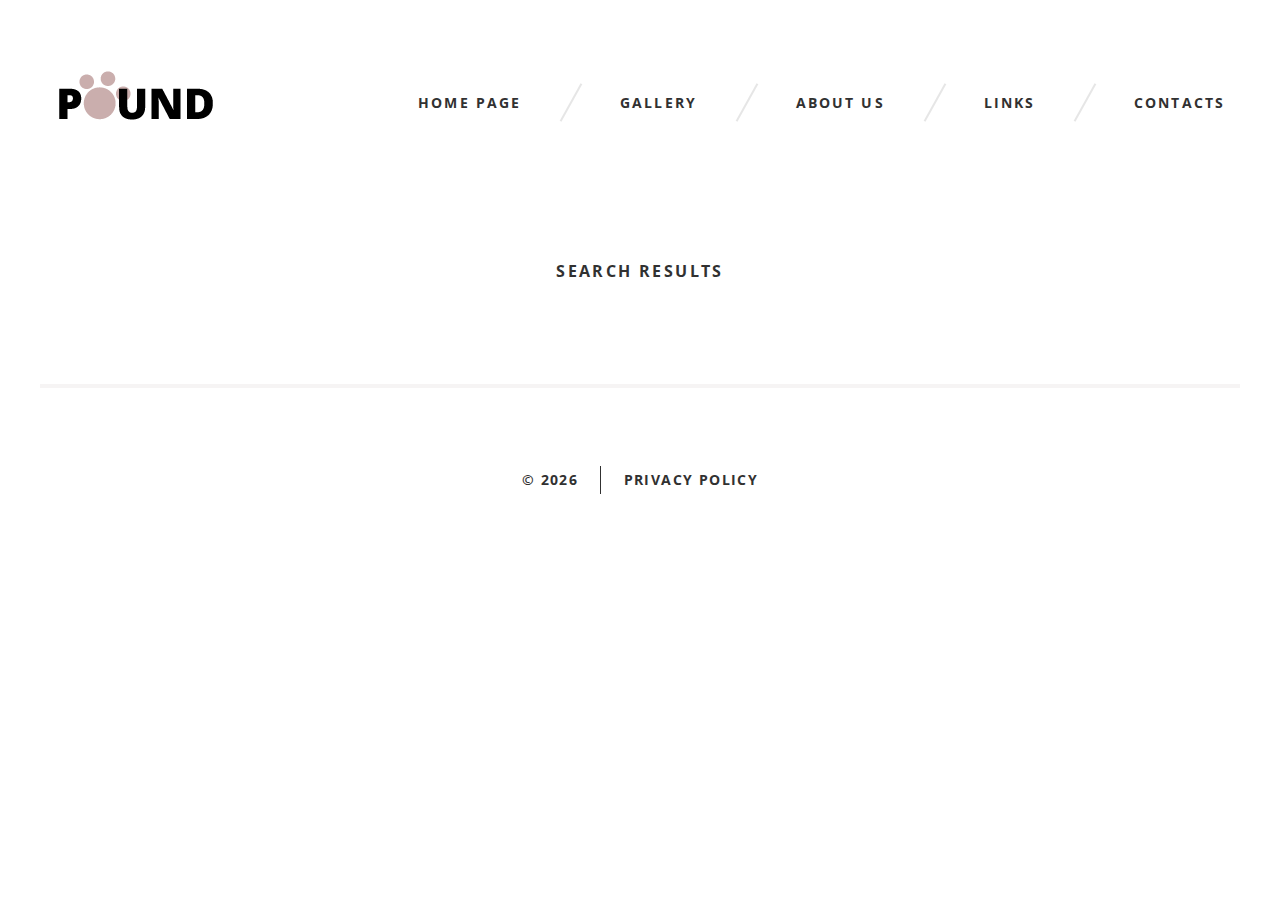
<file: site/search-results.html>
<!DOCTYPE html>
<html class="wide wow-animation" lang="en">
  <head>
    <!-- Site Title-->
    <title>Search results</title>
    <meta name="format-detection" content="telephone=no">
    <meta name="viewport" content="width=device-width, height=device-height, initial-scale=1.0, maximum-scale=1.0, user-scalable=0">
    <meta http-equiv="X-UA-Compatible" content="IE=edge">
    <meta charset="utf-8">
    <link rel="icon" href="images/favicon.ico" type="image/x-icon">
    <!-- Stylesheets-->
    <link rel="stylesheet" type="text/css" href="//fonts.googleapis.com/css?family=Montserrat:400,700%7COpen+Sans:300,300italic,400,600,700,900">
    <link rel="stylesheet" href="css/style.css">
		<!--[if lt IE 10]>
    <div style="background: #212121; padding: 10px 0; box-shadow: 3px 3px 5px 0 rgba(0,0,0,.3); clear: both; text-align:center; position: relative; z-index:1;"><a href="http://windows.microsoft.com/en-US/internet-explorer/"><img src="images/ie8-panel/warning_bar_0000_us.jpg" border="0" height="42" width="820" alt="You are using an outdated browser. For a faster, safer browsing experience, upgrade for free today."></a></div>
    <script src="js/html5shiv.min.js"></script>
		<![endif]-->
  </head>
  <body>
    <!-- Preloader-->
    <div class="preloader loaded">
      <div class="preloader-body">
        <div class="cssload-container">
          <div class="cssload-speeding-wheel"></div>
        </div>
        <p>Loading...</p>
      </div>
    </div>
    <!-- Page-->
    <div class="page text-center">
      <!-- Page Header-->
      <header class="page-head">
        <!-- RD Navbar-->
        <div class="rd-navbar-wrap">
          <nav class="rd-navbar" data-layout="rd-navbar-fixed" data-sm-layout="rd-navbar-fixed" data-sm-device-layout="rd-navbar-fixed" data-md-device-layout="rd-navbar-fixed" data-md-layout="rd-navbar-fullwidth" data-lg-layout="rd-navbar-static" data-lg-device-layout="rd-navbar-static" data-sm-stick-up-offset="50px" data-lg-stick-up-offset="90px">
            <div class="rd-navbar-inner">
              <!-- RD Navbar Panel-->
              <div class="rd-navbar-panel">
                <!-- RD Navbar Toggle-->
                <button class="rd-navbar-toggle" data-rd-navbar-toggle=".rd-navbar-nav-wrap"><span></span></button>
                <!-- RD Navbar Brand-->
                <div class="rd-navbar-brand"><a class="brand-name" href="index.html"><img src="images/logo.png" width="162" height="61" alt=""></a></div>
              </div>
              <div class="rd-navbar-nav-wrap">
                <!-- RD Navbar Nav-->
                <ul class="rd-navbar-nav">
                  <li><a href="./">Home page</a></li>
                  <li><a href="gallery.html">Gallery</a></li>
                  <li><a href="about.html">About us</a>
                    <!-- RD Navbar Dropdown-->
                    <ul class="rd-navbar-dropdown">
                      <li><a href="#">history</a></li>
                      <li><a href="#">offers</a></li>
                      <li><a href="#">news</a>
                        <ul class="rd-navbar-dropdown">
                          <li><a href="#">fresh</a></li>
                          <li><a href="#">archive</a></li>
                          <li><a href="404.html">404</a></li>
                        </ul>
                      </li>
                    </ul>
                  </li>
                  <li><a href="links.html">Links</a></li>
                  <li><a href="contacts.html">Contacts</a></li>
                </ul>
              </div>
            </div>
          </nav>
        </div>
      </header>
      <!-- Page Content-->
      <main class="page-content">
        <section class="section-65">
          <div class="shell">
            <h4>Search results</h4>
            <div class="rd-search-results offset-top-34"></div>
          </div>
        </section>
        <div class="shell shell-wide inset-left-0 inset-right-0">
          <hr class="divider-full">
        </div>
      </main>
      <!-- Page Footer-->
      <footer class="page-footer">
        <div class="container"><span>&#169;</span> <span id="copyright-year"></span>
          <hr class="divider divider-default divider-vertical"><a href="privacy.html">Privacy policy</a>
        </div>
      </footer>
    </div>
    <!-- Global Mailform Output-->
    <div class="snackbars" id="form-output-global"></div>
    <!-- PhotoSwipe Gallery-->
    <div class="pswp" tabindex="-1" role="dialog" aria-hidden="true">
      <div class="pswp__bg"></div>
      <div class="pswp__scroll-wrap">
        <div class="pswp__container">
          <div class="pswp__item"></div>
          <div class="pswp__item"></div>
          <div class="pswp__item"></div>
        </div>
        <div class="pswp__ui pswp__ui--hidden">
          <div class="pswp__top-bar">
            <div class="pswp__counter"></div>
            <button class="pswp__button pswp__button--close" title="Close (Esc)"></button>
            <button class="pswp__button pswp__button--share" title="Share"></button>
            <button class="pswp__button pswp__button--fs" title="Toggle fullscreen"></button>
            <button class="pswp__button pswp__button--zoom" title="Zoom in/out"></button>
            <div class="pswp__preloader">
              <div class="pswp__preloader__icn">
                <div class="pswp__preloader__cut">
                  <div class="pswp__preloader__donut"></div>
                </div>
              </div>
            </div>
          </div>
          <div class="pswp__share-modal pswp__share-modal--hidden pswp__single-tap">
            <div class="pswp__share-tooltip"></div>
          </div>
          <button class="pswp__button pswp__button--arrow--left" title="Previous (arrow left)"></button>
          <button class="pswp__button pswp__button--arrow--right" title="Next (arrow right)"></button>
          <div class="pswp__caption">
            <div class="pswp__caption__cent"></div>
          </div>
        </div>
      </div>
    </div>
    <!-- Java script-->
    <script src="js/core.min.js"></script>
    <script src="js/script.js"></script>
  </body>
</html>
</file>
